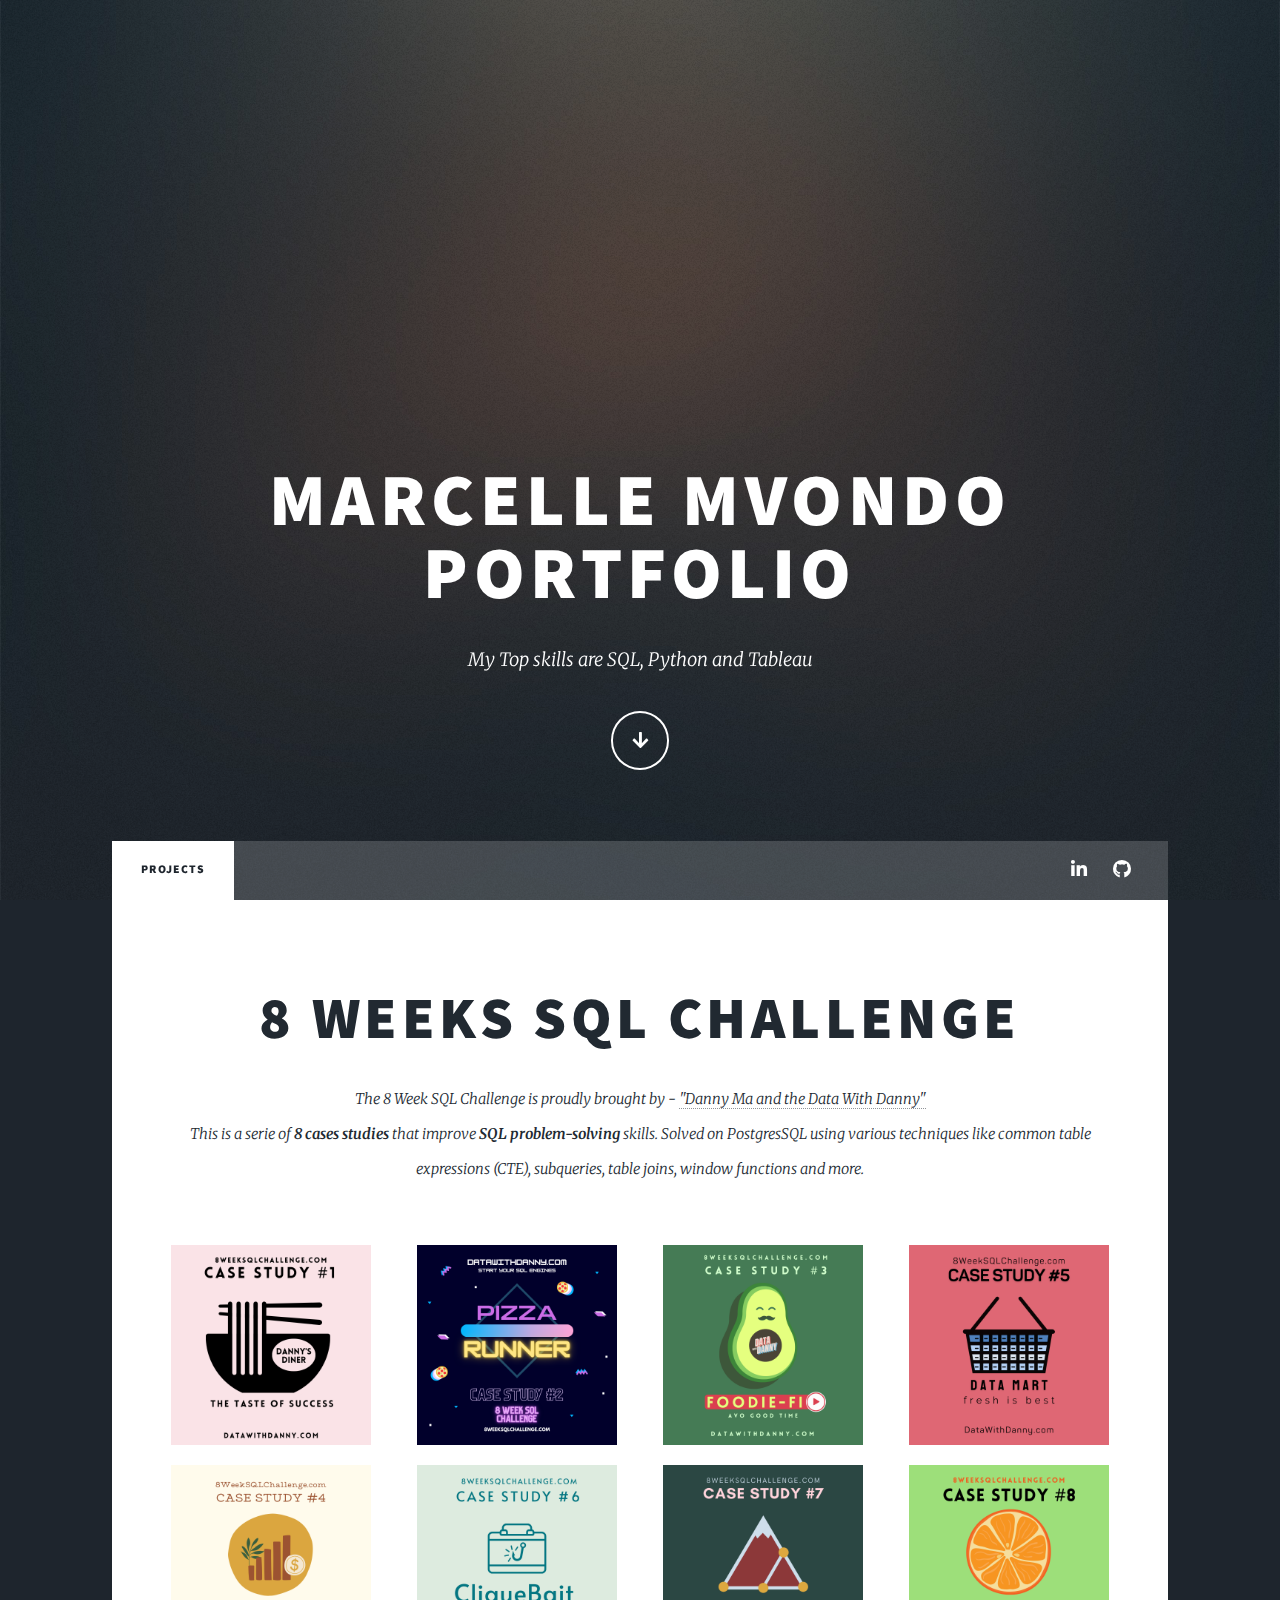
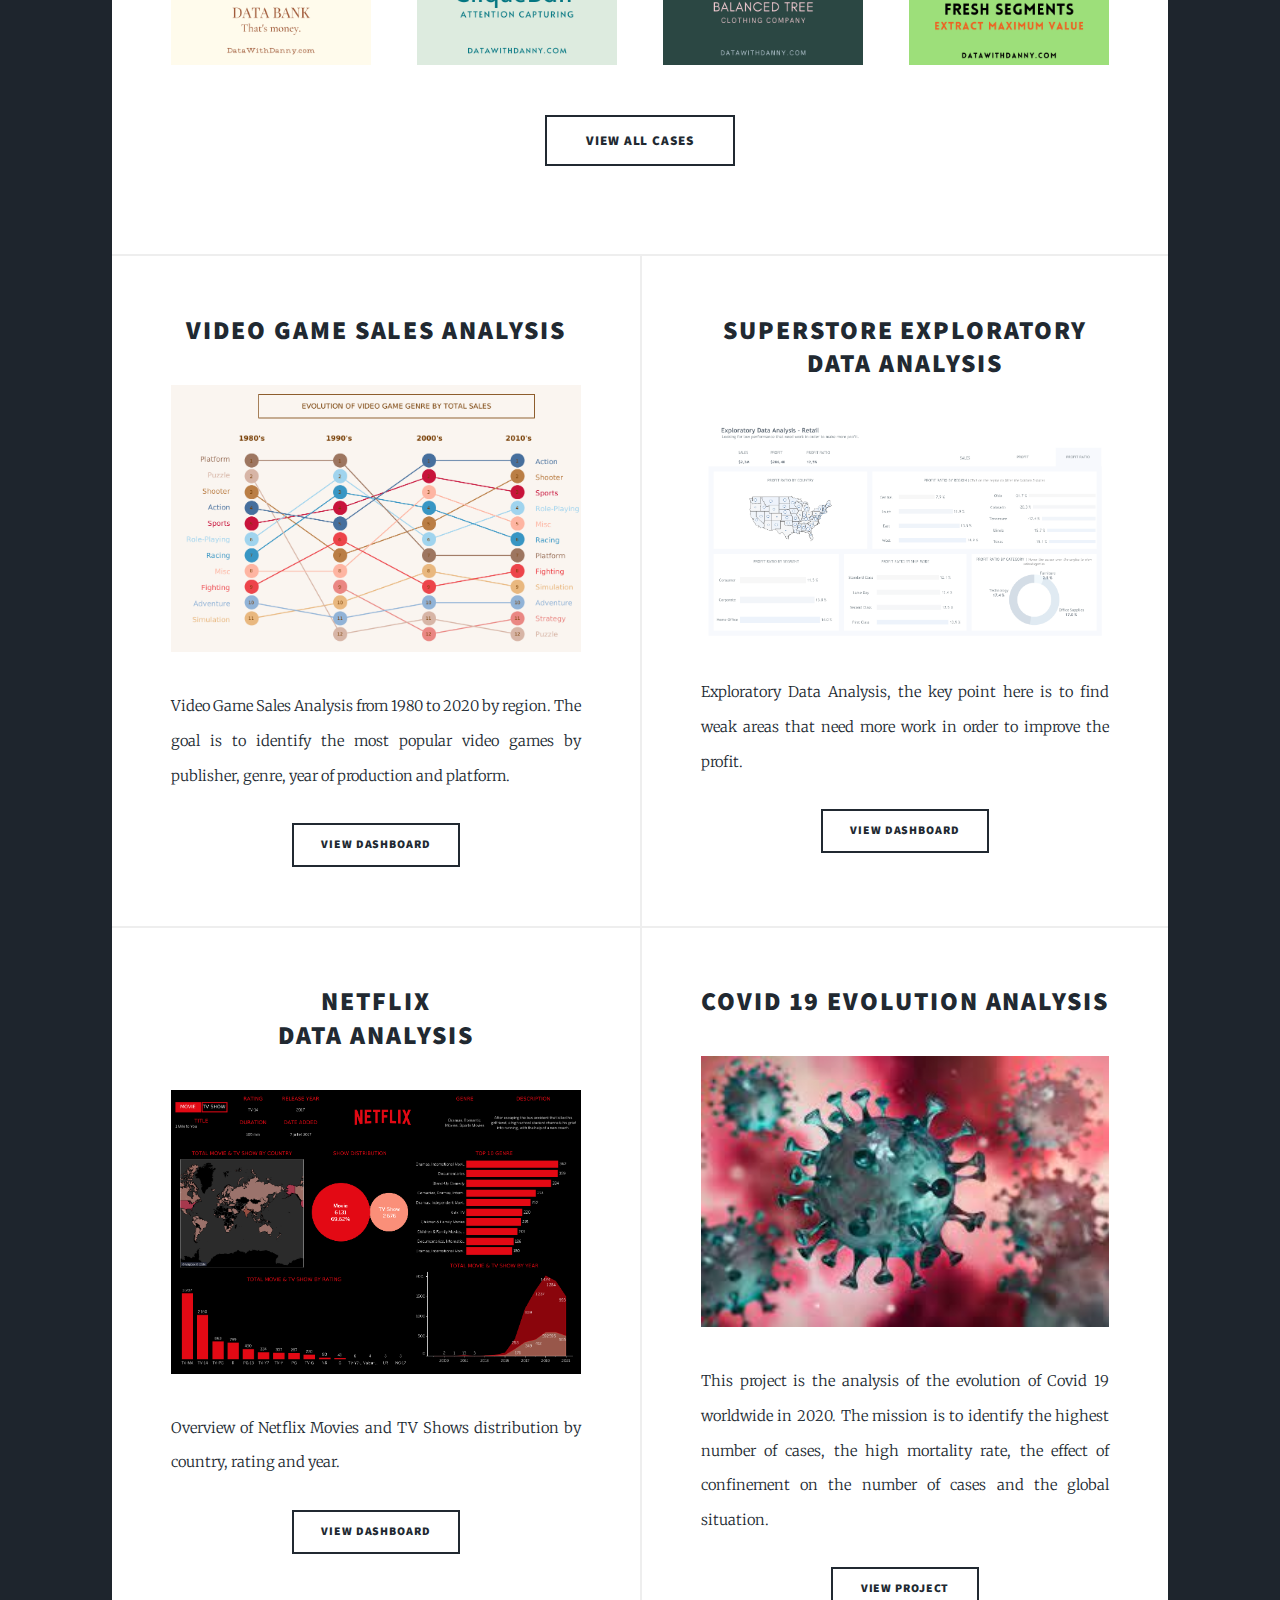
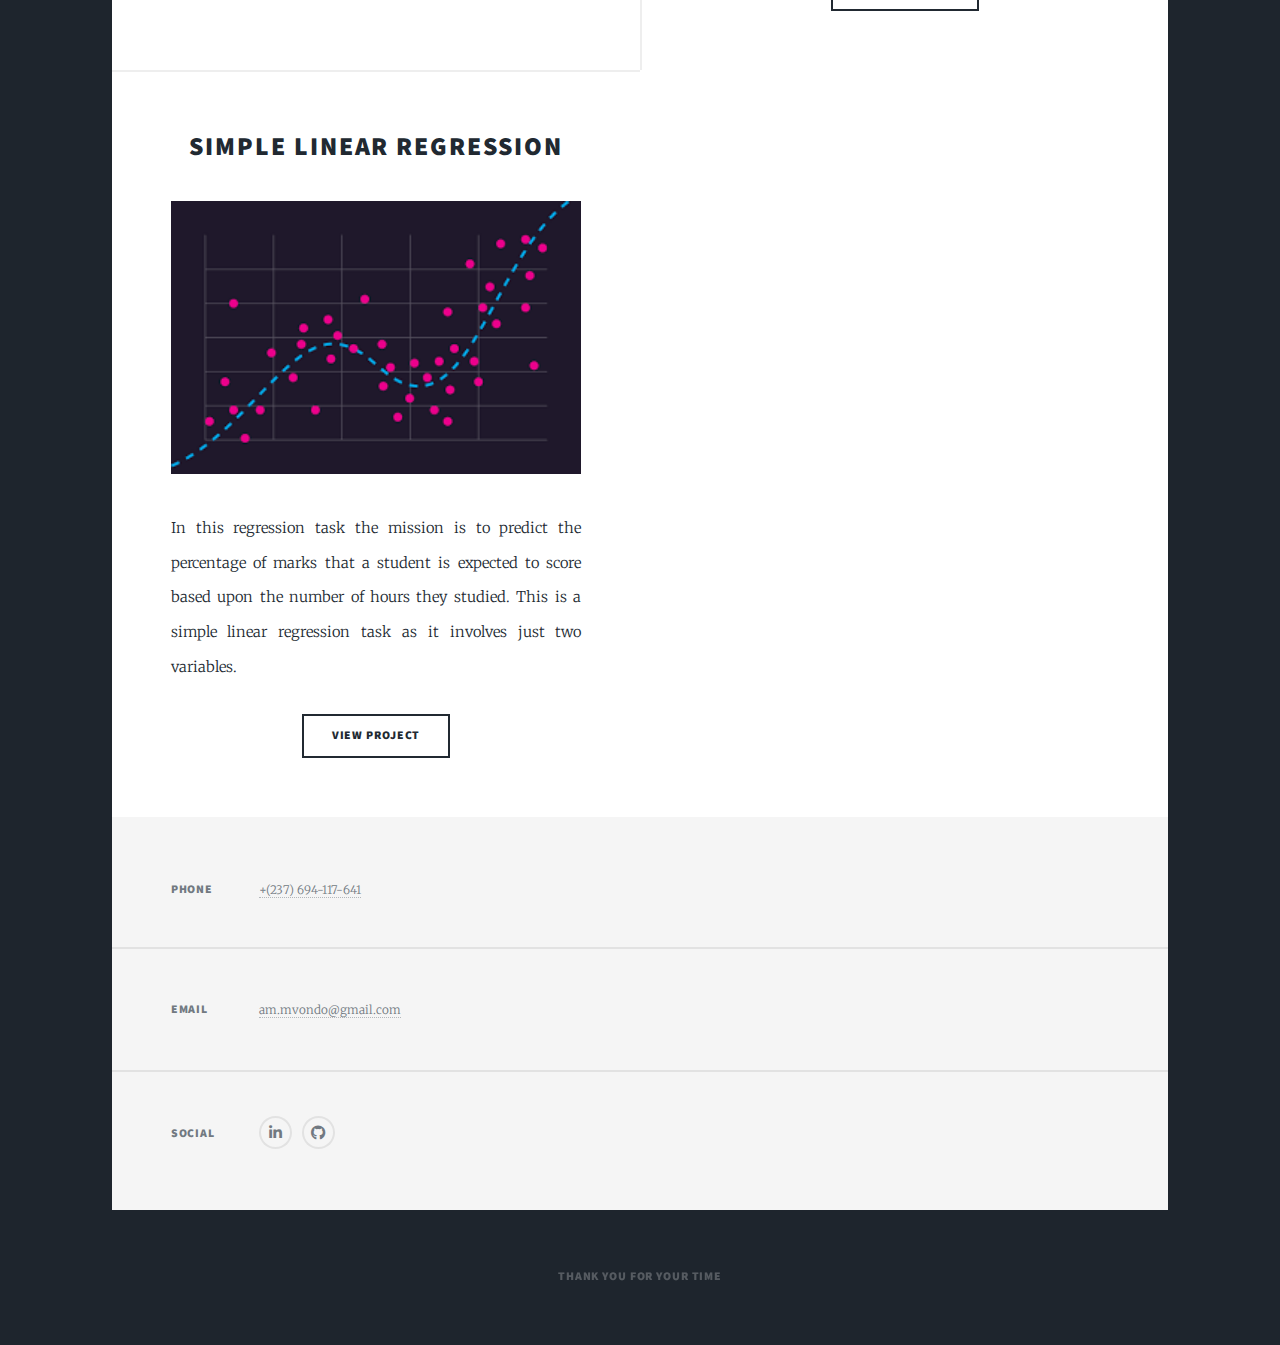
<file: index.html>
<!DOCTYPE HTML>

<html>
	<head>
		<title>Marcelle Mvondo Portfolio</title>
		<meta charset="utf-8" />
		<meta name="viewport" content="width=device-width, initial-scale=1, user-scalable=no" />
		<link rel="stylesheet" href="assets/css/main.css" />
		<noscript><link rel="stylesheet" href="assets/css/noscript.css" /></noscript>
	</head>
	<body class="is-preload">

		<!-- Wrapper -->
			<div id="wrapper" class="fade-in">

				<!-- Intro -->
					<div id="intro">
						<h1>Marcelle Mvondo Portfolio<br />
						</h1>
						<p> My Top skills are SQL, Python and Tableau
						<ul class="actions">
							<li><a href="#header" class="button icon solid solo fa-arrow-down scrolly">Continue</a></li>
						</ul>
					</div>

				<!-- Header -->
					<header id="header">
						<a href="index.html" class="logo"> Marcelle Mvondo</a>
					</header>

				<!-- Nav -->
					<nav id="nav">
						<ul class="links">
							<li class="active"><a href="index.html">Projects</a></li>
							<!-- <li><a href="generic.html">Resume</a></li> -->
						</ul>
						<ul class="icons">
							<li><a href="https://www.linkedin.com/in/marcelle-mvondo/" target= "_blank" class="icon brands fa-linkedin-in"><span class="label">LinkedIn</span></a></li>
							<li><a href="https://github.com/MarcelleMvondo" target= "_blank" class="icon brands fa-github"><span class="label">GitHub</span></a></li>

						</ul>
					</nav>

				<!-- Main -->
					<div id="main">

						<!-- Featured Post -->
							<article class="post featured">
								<header class="major">
									
									<h2><a href="https://github.com/MarcelleMvondo/8-Weeks-SQL-Challenge" target= "_blank">8 Weeks SQL Challenge<br />
									</a></h2>
									<p>The 8 Week SQL Challenge is proudly brought by - 
										<a href="https://www.datawithdanny.com/">"Danny Ma and the Data With Danny"</a><br />
					 
									This is a serie of <b>8 cases studies</b>  that improve <b>SQL problem-solving</b>  skills. 
									 Solved on PostgresSQL using various techniques like common table expressions (CTE), subqueries, table joins, window functions and more.
								</header>
								<div class="main sql_challenge">
									<a href="https://github.com/MarcelleMvondo/8-Weeks-SQL-Challenge/tree/main/Case%20Study%20%231%20-%20Danny's%20Diner" target= "_blank" class="image"><img src="images/1.png" alt="" /></a>
									<a href="https://github.com/MarcelleMvondo/8-Weeks-SQL-Challenge/tree/main/Case%20Study%20%232%20-%20Pizza%20Runner" target= "_blank" class="image"><img src="images/2.png" alt="" /></a>
									<a href="https://github.com/MarcelleMvondo/8-Weeks-SQL-Challenge/tree/main/Case%20Study%20%233%20-%20Foodie-Fi" target= "_blank" class="image"><img src="images/3.png" alt="" /></a>
									<a href="https://github.com/MarcelleMvondo/8-Weeks-SQL-Challenge/tree/main/Case%20Study%20%234%20-%20Data%20Bank" target= "_blank" class="image"><img src="images/5.png" alt="" /></a>
									<a href="https://github.com/MarcelleMvondo/8-Weeks-SQL-Challenge/tree/main/Case%20Study%20%235%20-%20Data%20Mart" target= "_blank" class="image"><img src="images/4.png" alt="" /></a>
									<a href="https://github.com/MarcelleMvondo/8-Weeks-SQL-Challenge/tree/main/Case%20Study%20%236%20-%20Clique%20Bait" target= "_blank" class="image"><img src="images/6.png" alt="" /></a>
									<a href="https://github.com/MarcelleMvondo/8-Weeks-SQL-Challenge/tree/main/Case%20Study%20%237%20-%20Balanced%20Tree%20Clothing%20Co" target= "_blank" class="image"><img src="images/7.png" alt="" /></a>
									<a href="https://github.com/MarcelleMvondo/8-Weeks-SQL-Challenge/tree/main/Case%20Study%20%238%20-%20Fresh%20Segments" target= "_blank" class="image"><img src="images/8.png" alt="" /></a>
								</div>
								
								<ul class="actions special">
									<li><a href="https://github.com/MarcelleMvondo/8-Weeks-SQL-Challenge/" target= "_blank" class="button large">View all cases</a></li>
								</ul>
							</article>

						<!-- Posts -->
							<section class="posts">
								<article>
									<header>
										
										<h2><a href="https://public.tableau.com/app/profile/marcelle.mvondo/viz/VideoGameSalesAnalysis_16837430933630/VideoGameSalesAnalysis" target= "_blank">VIDEO GAME SALES ANALYSIS</a></h2>
									</header>
									<a href="https://public.tableau.com/app/profile/marcelle.mvondo/viz/VideoGameSalesAnalysis_16837430933630/VideoGameSalesAnalysis" target= "_blank" class="image fit"><img src="images/vg.png" alt="" /></a>
									<p>Video Game Sales Analysis from 1980 to 2020 by region. The goal is to identify the most popular video games by publisher, genre, year of production and platform.
									</p>
									<ul class="actions special">
										<li><a href="https://public.tableau.com/app/profile/marcelle.mvondo/viz/VideoGameSalesAnalysis_16837430933630/VideoGameSalesAnalysis" target= "_blank" class="button">View Dashboard</a></li>
									</ul>
								</article>
								<article>	
									<header>
										
										<h2><a href="https://public.tableau.com/app/profile/marcelle.mvondo/viz/ExploratoryDataAnalysis-Retail_16768313277370/Dashboard" target= "_blank">Superstore Exploratory <br />
											 Data Analysis</a></h2>
									</header>
									<a href="https://public.tableau.com/app/profile/marcelle.mvondo/viz/ExploratoryDataAnalysis-Retail_16768313277370/Dashboard" class="image fit" target= "_blank"><img src="images/Dashboard.png" alt="" /></a>
									<p>Exploratory Data Analysis, the key point here is to find weak areas that need more work in order to improve the profit.     </p>
									<ul class="actions special">
										<li><a href="https://public.tableau.com/app/profile/marcelle.mvondo/viz/ExploratoryDataAnalysis-Retail_16768313277370/Dashboard" target= "_blank" class="button">View Dashboard</a></li>
									</ul>
								</article>
								<article>
									<header>
										
										<h2><a href="https://public.tableau.com/app/profile/marcelle.mvondo/viz/NetflixDashboard_16804337814880/Netflix" target= "_blank">Netflix <br />
											Data Analysis </a></h2>
									</header>
									<a href="https://public.tableau.com/app/profile/marcelle.mvondo/viz/NetflixDashboard_16804337814880/Netflix" class="image fit" target= "_blank"><img src="images/Netflix.png" alt="" /></a>
									<p>Overview of Netflix Movies and TV Shows distribution by country, rating and year.</p>
									<ul class="actions special">
										<li><a href="https://public.tableau.com/app/profile/marcelle.mvondo/viz/NetflixDashboard_16804337814880/Netflix" class="button" target= "_blank">View Dashboard</a></li>
									</ul>
								</article>
								<article>
									<header>
										
										<h2><a href="https://github.com/MarcelleMvondo/Covid19-evolution-analysis">Covid 19 Evolution Analysis<br />
										</a></h2>
									</header>
									<a href="https://github.com/MarcelleMvondo/Covid19-evolution-analysis" class="image fit"><img src="images/cov.jpg" alt="" /></a>
									<p>This project is the analysis of the evolution of Covid 19 worldwide in 2020. The mission is to identify the highest number of cases,  
										the high mortality rate, the effect of confinement on the number of cases and the global situation.
									</p>
									<ul class="actions special">
										<li><a href="https://github.com/MarcelleMvondo/Covid19-evolution-analysis" class="button">View Project</a></li>
									</ul>
								</article>
								<article>
									<header>
										
										<h2><a href="https://github.com/MarcelleMvondo/Linear-Regression" target= "_blank">Simple Linear Regression<br /></a>
										</h2>
									</header>
									<a href="https://github.com/MarcelleMvondo/Linear-Regression" target= "_blank" class="image fit"><img src="images/Linear reg.png" alt="" /></a>
									<p>In this regression task the mission is to predict the percentage of marks that a student is expected to score based upon the number of hours they studied. This is a simple linear regression task as it involves just two variables.</p>
									<ul class="actions special">
										<li><a href="https://github.com/MarcelleMvondo/Linear-Regression" target= "_blank" class="button">View Project</a></li>
									</ul>
								</article>
								<!-- <article>
									<header>
										
										<h2><a href="#">Ante mattis<br />
										interdum dolor</a></h2>
									</header>
									<a href="#" class="image fit"><img src="images/pic04.jpg" alt="" /></a>
									<p>Donec eget ex magna. Interdum et malesuada fames ac ante ipsum primis in faucibus. Pellentesque venenatis dolor imperdiet dolor mattis sagittis magna etiam.</p>
									<ul class="actions special">
										<li><a href="#" class="button">View Project</a></li>
									</ul>
								</article>
								<article>
									<header>
										
										<h2><a href="#">Odio magna<br />
										sed consectetur</a></h2>
									</header>
									<a href="#" class="image fit"><img src="images/pic06.jpg" alt="" /></a>
									<p>Donec eget ex magna. Interdum et malesuada fames ac ante ipsum primis in faucibus. Pellentesque venenatis dolor imperdiet dolor mattis sagittis magna etiam.</p>
									<ul class="actions special">
										<li><a href="#" class="button">View Project</a></li>
									</ul>
								</article>
								<article>
									<header>
										
										<h2><a href="#">Augue lorem<br />
										primis vestibulum</a></h2>
									</header>
									<a href="#" class="image fit"><img src="images/pic07.jpg" alt="" /></a>
									<p>Donec eget ex magna. Interdum et malesuada fames ac ante ipsum primis in faucibus. Pellentesque venenatis dolor imperdiet dolor mattis sagittis magna etiam.</p>
									<ul class="actions special">
										<li><a href="#" class="button">View Project</a></li>
									</ul>
								</article> -->
							</section>



					</div>

				<!-- Footer -->
					<footer id="footer">
						<section class="split contact">
							<!-- <section class="alt">
								<h3>Address</h3>
								<p>Douala, Cameroon</p>
								
							</section> -->
							<section>
								<h3>Phone</h3>
								<p><a href="">+(237) 694-117-641</a></p>
							</section>
							<section>
								<h3>Email</h3>
								<p><a href="">am.mvondo@gmail.com</a></p>
							</section>
							<section>
								<h3>Social</h3>
								<ul class="icons alt">
									<li><a href="https://www.linkedin.com/in/marcelle-mvondo/" target= "_blank" class="icon brands fa-linkedin-in"><span class="label">LinkedIn</span></a></li>
							        <li><a href="https://github.com/MarcelleMvondo" target= "_blank" class="icon brands fa-github"><span class="label">GitHub</span></a></li>
									
								</ul>
							</section>
						</section>
					</footer>

				<!-- Copyright -->
					<div id="copyright">
						<ul><li>THANK YOU FOR YOUR TIME</li></ul>
					</div>

			</div>

		<!-- Scripts -->
			<script src="assets/js/jquery.min.js"></script>
			<script src="assets/js/jquery.scrollex.min.js"></script>
			<script src="assets/js/jquery.scrolly.min.js"></script>
			<script src="assets/js/browser.min.js"></script>
			<script src="assets/js/breakpoints.min.js"></script>
			<script src="assets/js/util.js"></script>
			<script src="assets/js/main.js"></script>

	</body>
</html>
</file>
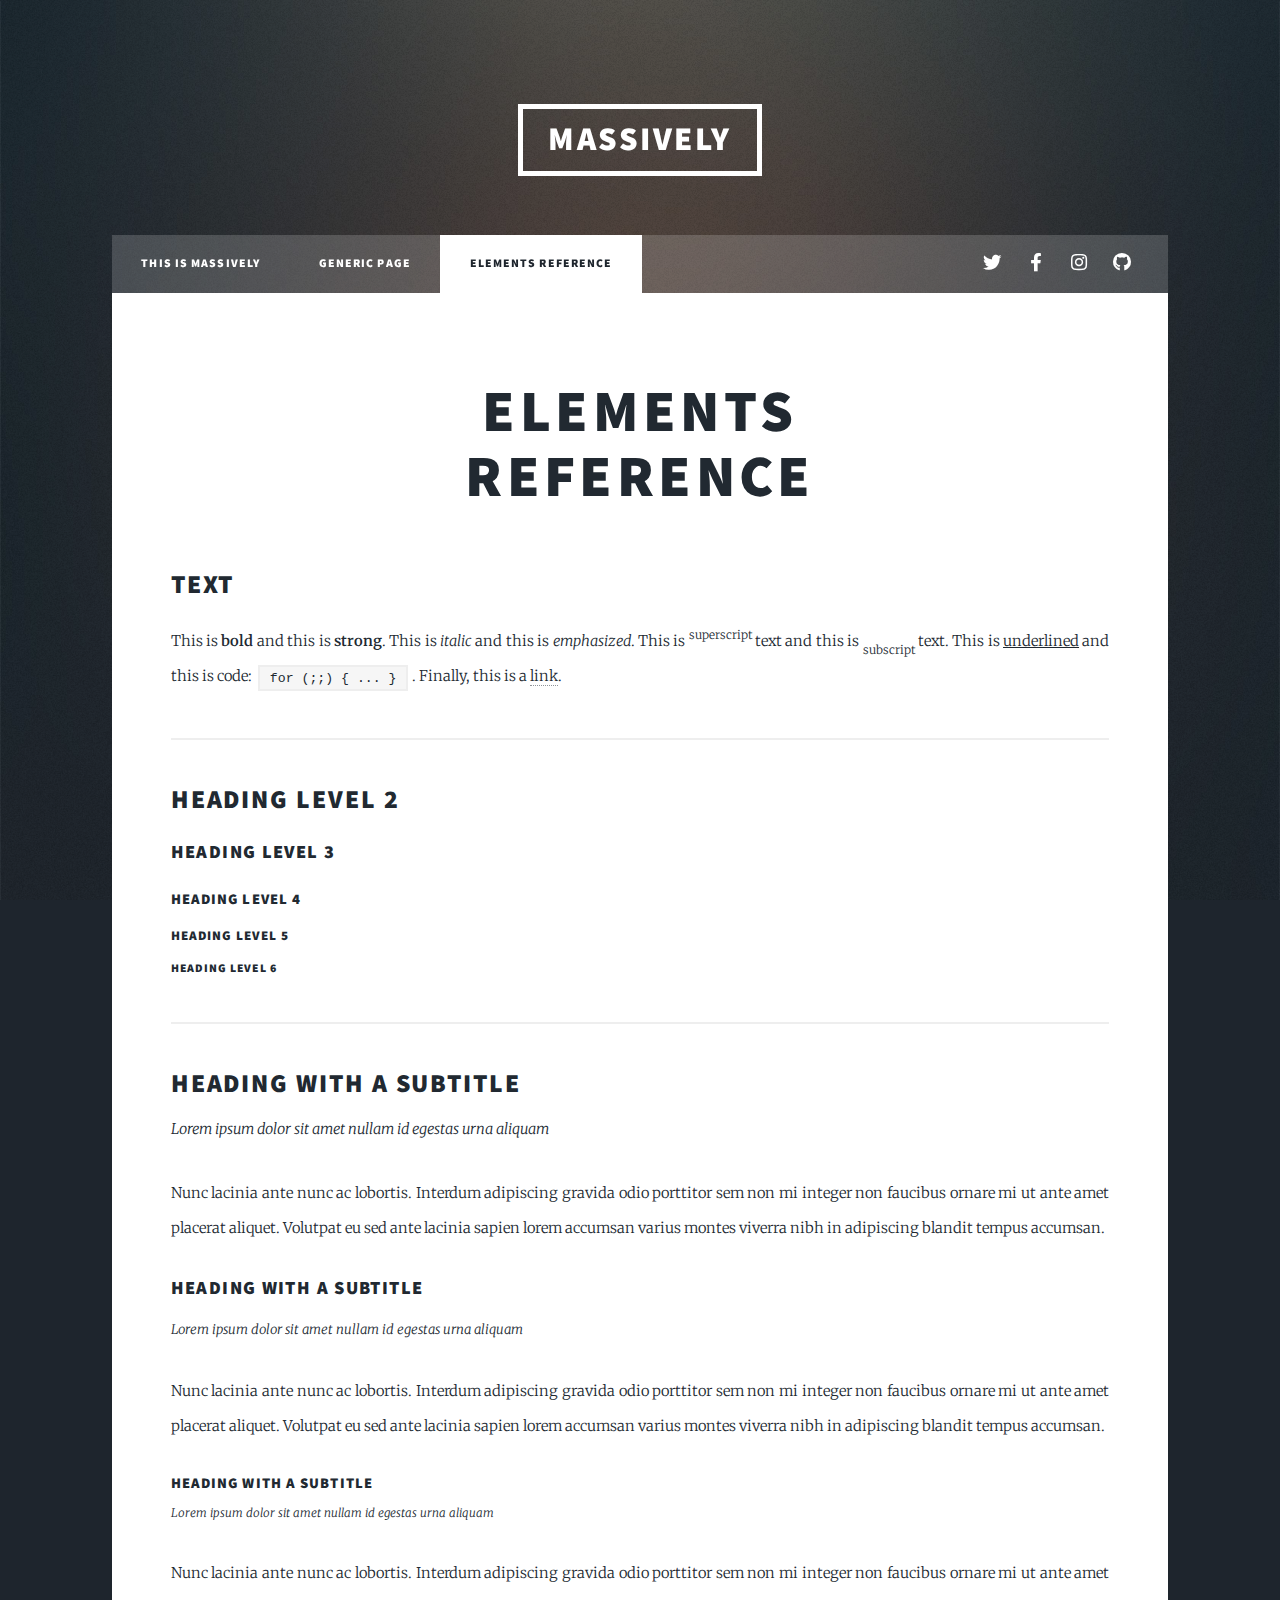
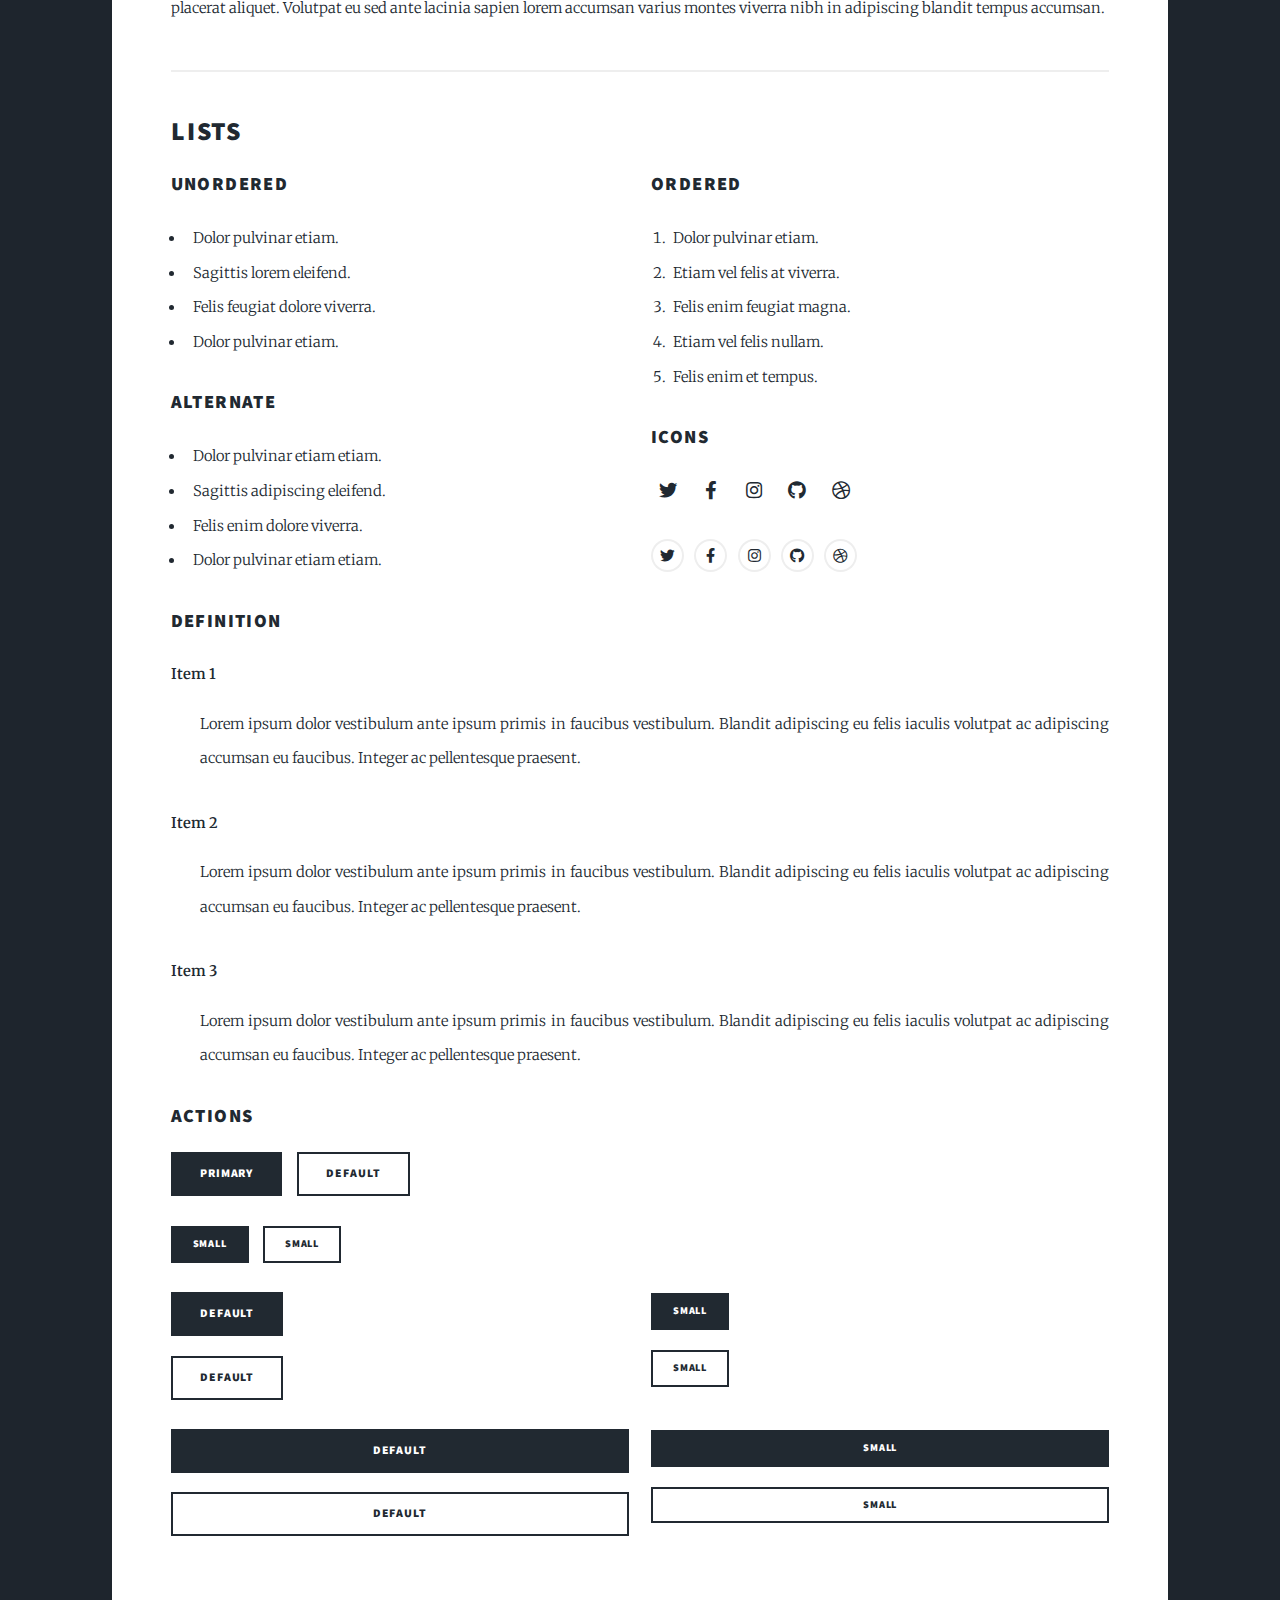
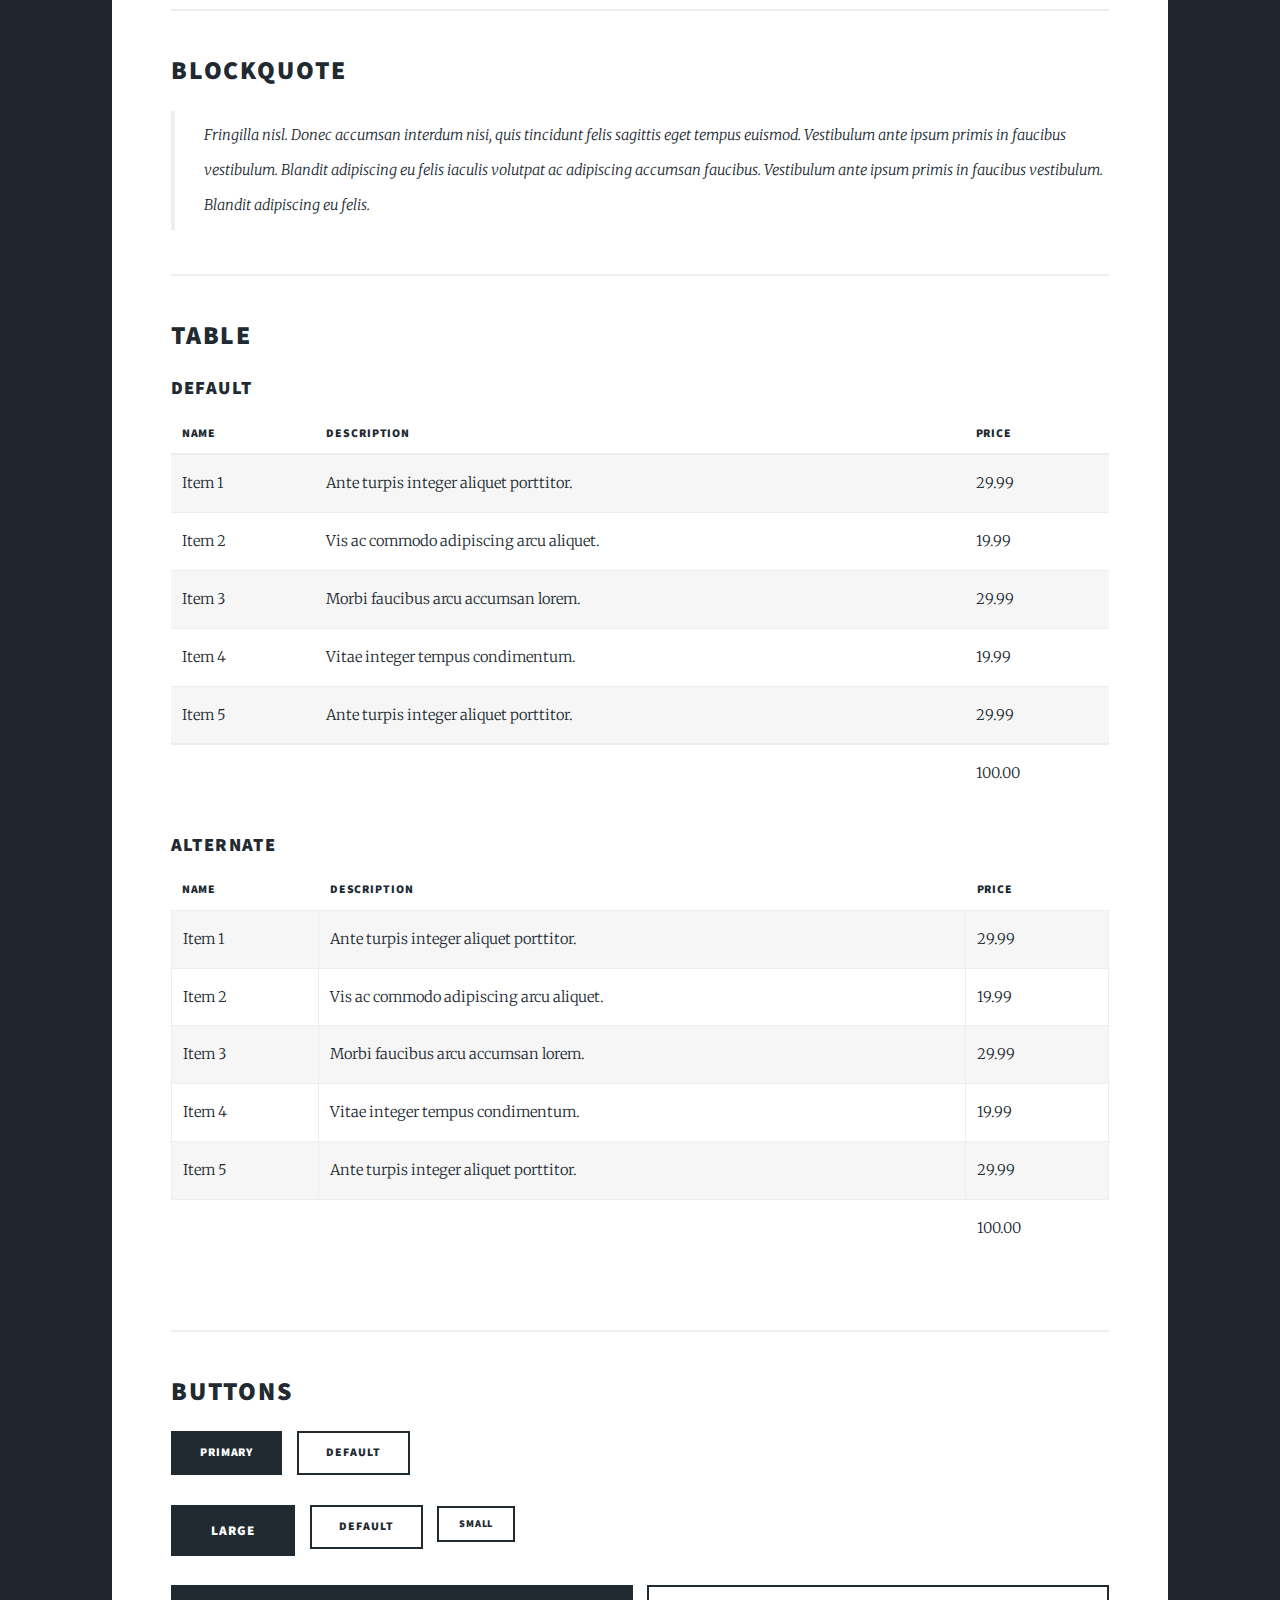
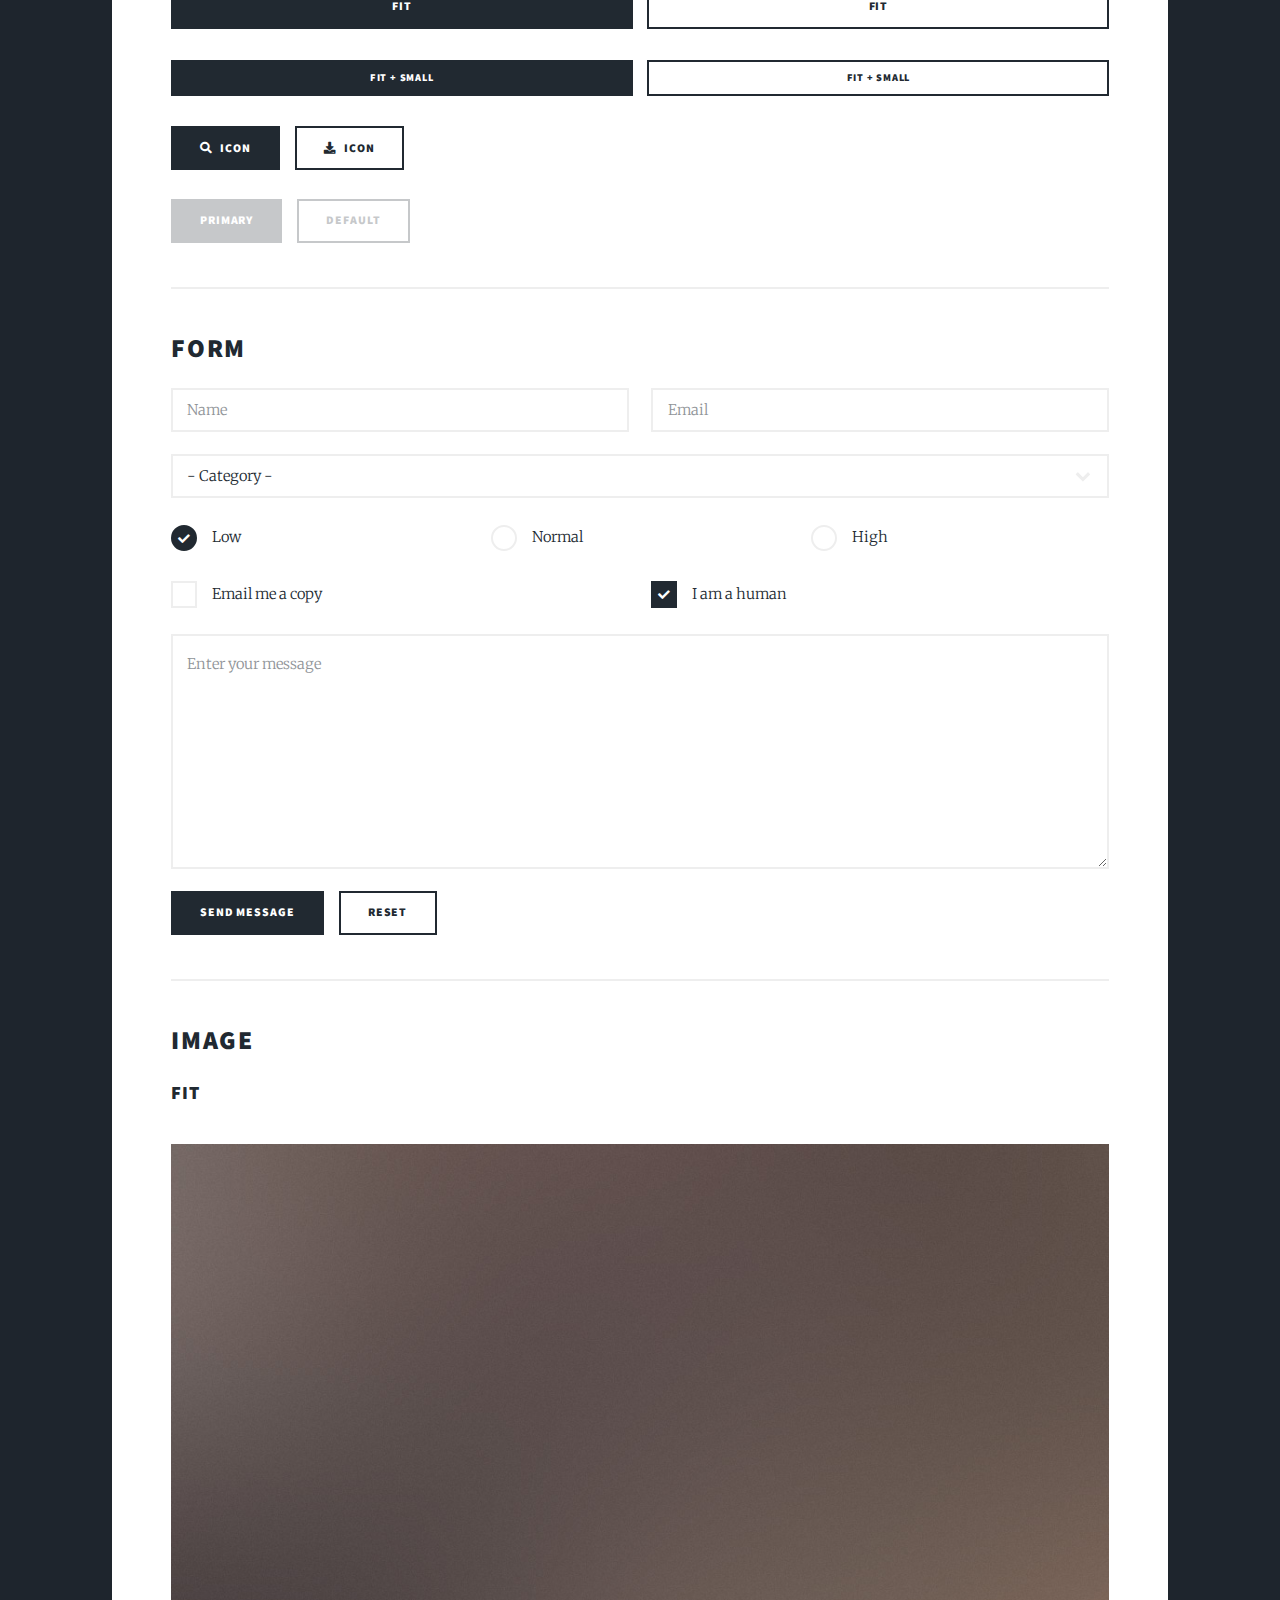
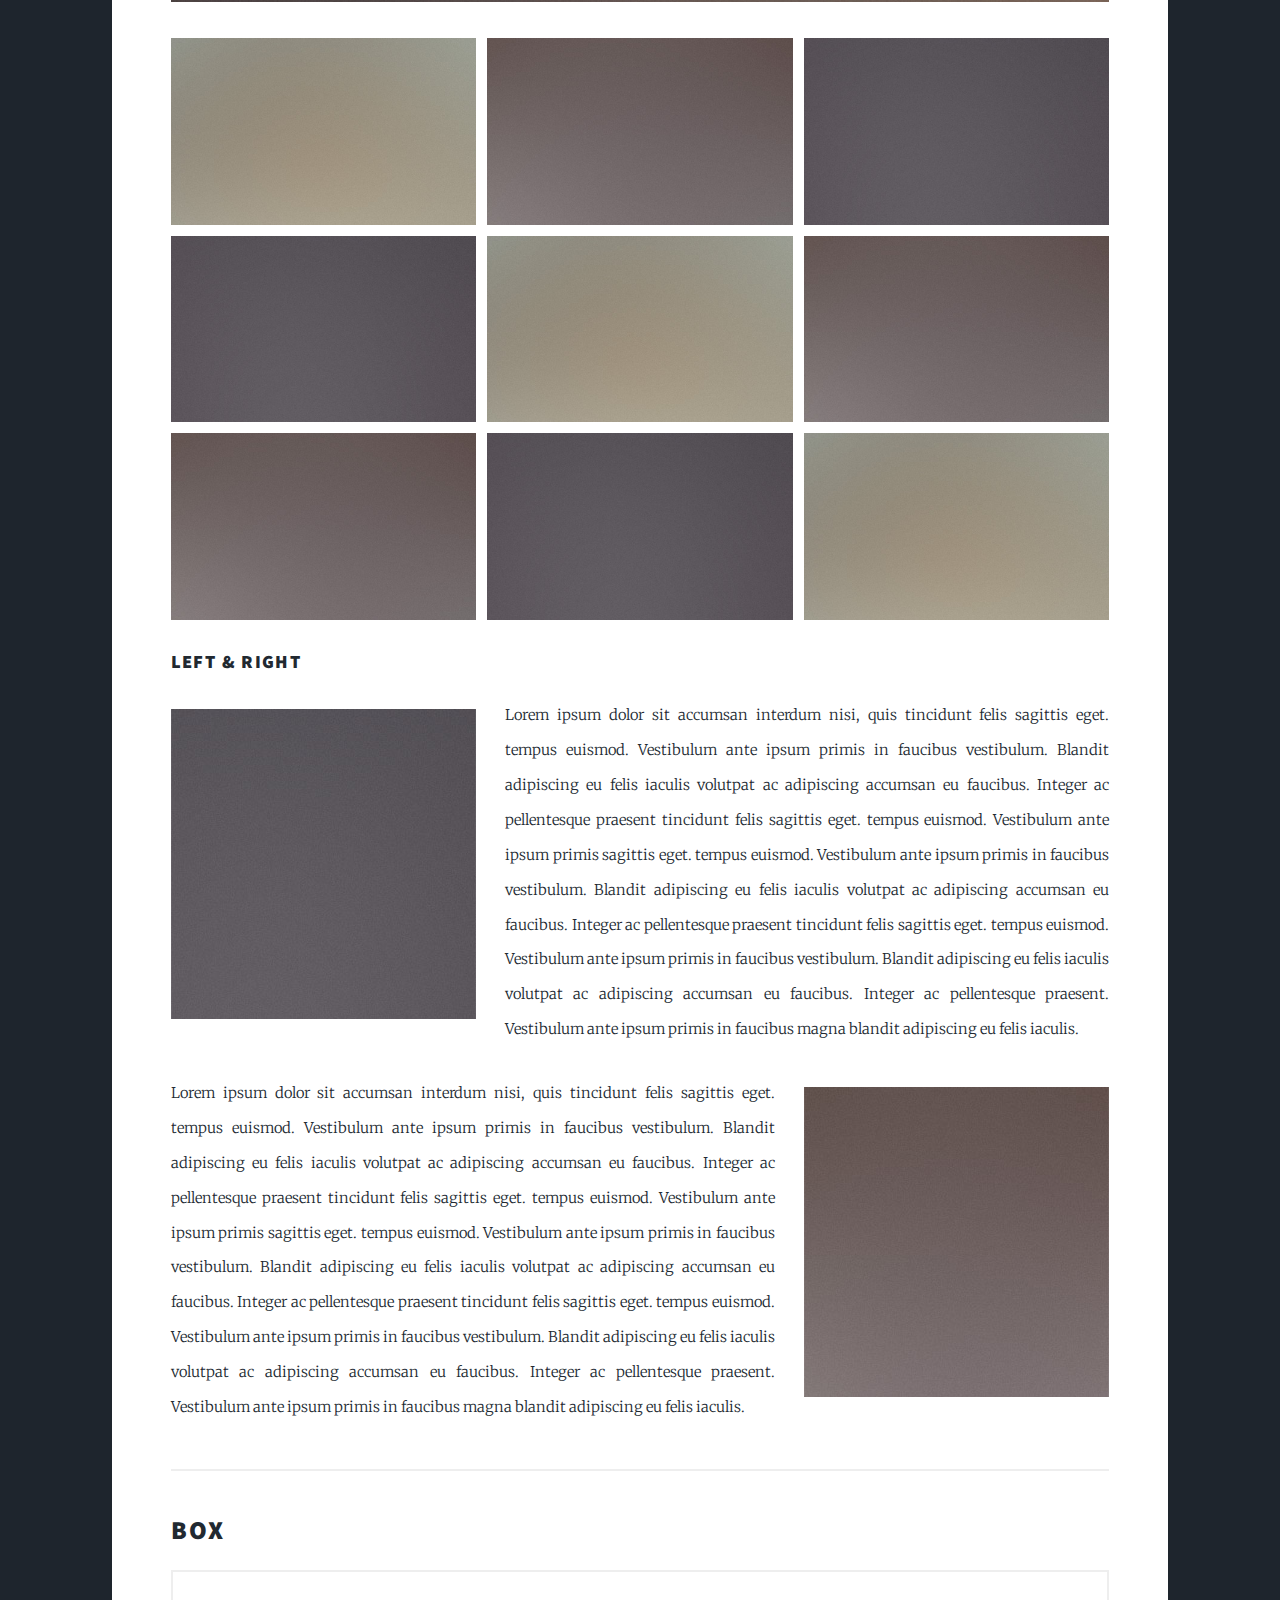
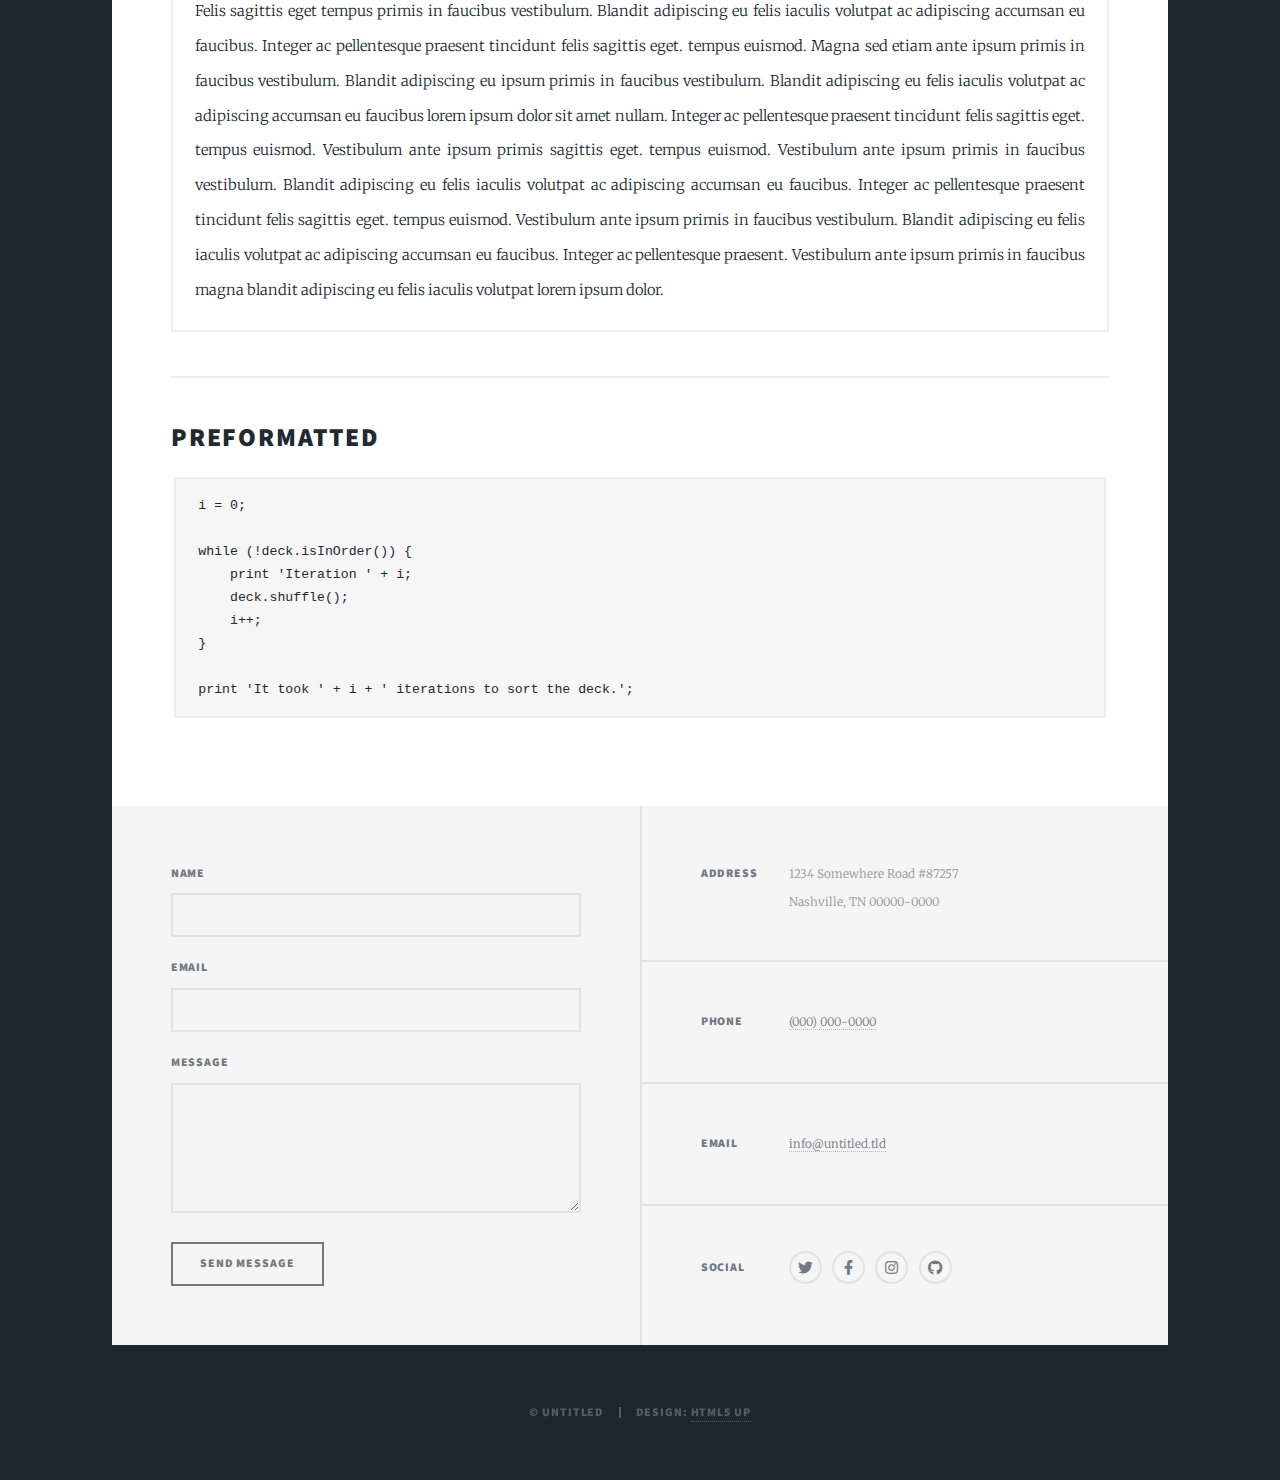
<file: elements.html>
<!DOCTYPE HTML>
<!--
	Massively by HTML5 UP
	html5up.net | @ajlkn
	Free for personal and commercial use under the CCA 3.0 license (html5up.net/license)
-->
<html>
	<head>
		<title>Elements Reference - Massively by HTML5 UP</title>
		<meta charset="utf-8" />
		<meta name="viewport" content="width=device-width, initial-scale=1, user-scalable=no" />
		<link rel="stylesheet" href="assets/css/main.css" />
		<noscript><link rel="stylesheet" href="assets/css/noscript.css" /></noscript>
	</head>
	<body class="is-preload">

		<!-- Wrapper -->
			<div id="wrapper">

				<!-- Header -->
					<header id="header">
						<a href="index.html" class="logo">Massively</a>
					</header>

				<!-- Nav -->
					<nav id="nav">
						<ul class="links">
							<li><a href="index.html">This is Massively</a></li>
							<li><a href="generic.html">Generic Page</a></li>
							<li class="active"><a href="elements.html">Elements Reference</a></li>
						</ul>
						<ul class="icons">
							<li><a href="#" class="icon brands fa-twitter"><span class="label">Twitter</span></a></li>
							<li><a href="#" class="icon brands fa-facebook-f"><span class="label">Facebook</span></a></li>
							<li><a href="#" class="icon brands fa-instagram"><span class="label">Instagram</span></a></li>
							<li><a href="#" class="icon brands fa-github"><span class="label">GitHub</span></a></li>
						</ul>
					</nav>

				<!-- Main -->
					<div id="main">

						<!-- Post -->
							<section class="post">
								<header class="major">
									<h1>Elements<br />
									Reference</h1>
								</header>

								<!-- Text stuff -->
									<h2>Text</h2>
									<p>This is <b>bold</b> and this is <strong>strong</strong>. This is <i>italic</i> and this is <em>emphasized</em>.
									This is <sup>superscript</sup> text and this is <sub>subscript</sub> text.
									This is <u>underlined</u> and this is code: <code>for (;;) { ... }</code>.
									Finally, this is a <a href="#">link</a>.</p>
									<hr />
									<h2>Heading Level 2</h2>
									<h3>Heading Level 3</h3>
									<h4>Heading Level 4</h4>
									<h5>Heading Level 5</h5>
									<h6>Heading Level 6</h6>
									<hr />
									<header>
										<h2>Heading with a Subtitle</h2>
										<p>Lorem ipsum dolor sit amet nullam id egestas urna aliquam</p>
									</header>
									<p>Nunc lacinia ante nunc ac lobortis. Interdum adipiscing gravida odio porttitor sem non mi integer non faucibus ornare mi ut ante amet placerat aliquet. Volutpat eu sed ante lacinia sapien lorem accumsan varius montes viverra nibh in adipiscing blandit tempus accumsan.</p>
									<header>
										<h3>Heading with a Subtitle</h3>
										<p>Lorem ipsum dolor sit amet nullam id egestas urna aliquam</p>
									</header>
									<p>Nunc lacinia ante nunc ac lobortis. Interdum adipiscing gravida odio porttitor sem non mi integer non faucibus ornare mi ut ante amet placerat aliquet. Volutpat eu sed ante lacinia sapien lorem accumsan varius montes viverra nibh in adipiscing blandit tempus accumsan.</p>
									<header>
										<h4>Heading with a Subtitle</h4>
										<p>Lorem ipsum dolor sit amet nullam id egestas urna aliquam</p>
									</header>
									<p>Nunc lacinia ante nunc ac lobortis. Interdum adipiscing gravida odio porttitor sem non mi integer non faucibus ornare mi ut ante amet placerat aliquet. Volutpat eu sed ante lacinia sapien lorem accumsan varius montes viverra nibh in adipiscing blandit tempus accumsan.</p>

									<hr />

								<!-- Lists -->
									<h2>Lists</h2>
									<div class="row">
										<div class="col-6 col-12-small">

											<h3>Unordered</h3>
											<ul>
												<li>Dolor pulvinar etiam.</li>
												<li>Sagittis lorem eleifend.</li>
												<li>Felis feugiat dolore viverra.</li>
												<li>Dolor pulvinar etiam.</li>
											</ul>

											<h3>Alternate</h3>
											<ul class="alt">
												<li>Dolor pulvinar etiam etiam.</li>
												<li>Sagittis adipiscing eleifend.</li>
												<li>Felis enim dolore viverra.</li>
												<li>Dolor pulvinar etiam etiam.</li>
											</ul>

										</div>
										<div class="col-6 col-12-small">

											<h3>Ordered</h3>
											<ol>
												<li>Dolor pulvinar etiam.</li>
												<li>Etiam vel felis at viverra.</li>
												<li>Felis enim feugiat magna.</li>
												<li>Etiam vel felis nullam.</li>
												<li>Felis enim et tempus.</li>
											</ol>

											<h3>Icons</h3>
											<ul class="icons">
												<li><a href="#" class="icon brands fa-twitter"><span class="label">Twitter</span></a></li>
												<li><a href="#" class="icon brands fa-facebook-f"><span class="label">Facebook</span></a></li>
												<li><a href="#" class="icon brands fa-instagram"><span class="label">Instagram</span></a></li>
												<li><a href="#" class="icon brands fa-github"><span class="label">Github</span></a></li>
												<li><a href="#" class="icon brands fa-dribbble"><span class="label">Dribbble</span></a></li>
											</ul>
											<ul class="icons alt">
												<li><a href="#" class="icon brands alt fa-twitter"><span class="label">Twitter</span></a></li>
												<li><a href="#" class="icon brands alt fa-facebook-f"><span class="label">Facebook</span></a></li>
												<li><a href="#" class="icon brands alt fa-instagram"><span class="label">Instagram</span></a></li>
												<li><a href="#" class="icon brands alt fa-github"><span class="label">Github</span></a></li>
												<li><a href="#" class="icon brands alt fa-dribbble"><span class="label">Dribbble</span></a></li>
											</ul>

										</div>
									</div>
									<h3>Definition</h3>
									<dl>
										<dt>Item 1</dt>
										<dd>
											<p>Lorem ipsum dolor vestibulum ante ipsum primis in faucibus vestibulum. Blandit adipiscing eu felis iaculis volutpat ac adipiscing accumsan eu faucibus. Integer ac pellentesque praesent.</p>
										</dd>
										<dt>Item 2</dt>
										<dd>
											<p>Lorem ipsum dolor vestibulum ante ipsum primis in faucibus vestibulum. Blandit adipiscing eu felis iaculis volutpat ac adipiscing accumsan eu faucibus. Integer ac pellentesque praesent.</p>
										</dd>
										<dt>Item 3</dt>
										<dd>
											<p>Lorem ipsum dolor vestibulum ante ipsum primis in faucibus vestibulum. Blandit adipiscing eu felis iaculis volutpat ac adipiscing accumsan eu faucibus. Integer ac pellentesque praesent.</p>
										</dd>
									</dl>

									<h3>Actions</h3>
									<ul class="actions">
										<li><a href="#" class="button primary">Primary</a></li>
										<li><a href="#" class="button">Default</a></li>
									</ul>
									<ul class="actions small">
										<li><a href="#" class="button primary small">Small</a></li>
										<li><a href="#" class="button small">Small</a></li>
									</ul>
									<div class="row">
										<div class="col-6 col-12-small">
											<ul class="actions stacked">
												<li><a href="#" class="button primary">Default</a></li>
												<li><a href="#" class="button">Default</a></li>
											</ul>
										</div>
										<div class="col-6 col-12-small">
											<ul class="actions stacked">
												<li><a href="#" class="button primary small">Small</a></li>
												<li><a href="#" class="button small">Small</a></li>
											</ul>
										</div>
									</div>
									<div class="row">
										<div class="col-6 col-12-small">
											<ul class="actions stacked">
												<li><a href="#" class="button primary fit">Default</a></li>
												<li><a href="#" class="button fit">Default</a></li>
											</ul>
										</div>
										<div class="col-6 col-12-small">
											<ul class="actions stacked">
												<li><a href="#" class="button primary small fit">Small</a></li>
												<li><a href="#" class="button small fit">Small</a></li>
											</ul>
										</div>
									</div>

									<hr />

								<!-- Blockquote -->
									<h2>Blockquote</h2>
									<blockquote>Fringilla nisl. Donec accumsan interdum nisi, quis tincidunt felis sagittis eget tempus euismod. Vestibulum ante ipsum primis in faucibus vestibulum. Blandit adipiscing eu felis iaculis volutpat ac adipiscing accumsan faucibus. Vestibulum ante ipsum primis in faucibus vestibulum. Blandit adipiscing eu felis.</blockquote>

									<hr />

								<!-- Table -->
									<h2>Table</h2>

									<h3>Default</h3>
									<div class="table-wrapper">
										<table>
											<thead>
												<tr>
													<th>Name</th>
													<th>Description</th>
													<th>Price</th>
												</tr>
											</thead>
											<tbody>
												<tr>
													<td>Item 1</td>
													<td>Ante turpis integer aliquet porttitor.</td>
													<td>29.99</td>
												</tr>
												<tr>
													<td>Item 2</td>
													<td>Vis ac commodo adipiscing arcu aliquet.</td>
													<td>19.99</td>
												</tr>
												<tr>
													<td>Item 3</td>
													<td> Morbi faucibus arcu accumsan lorem.</td>
													<td>29.99</td>
												</tr>
												<tr>
													<td>Item 4</td>
													<td>Vitae integer tempus condimentum.</td>
													<td>19.99</td>
												</tr>
												<tr>
													<td>Item 5</td>
													<td>Ante turpis integer aliquet porttitor.</td>
													<td>29.99</td>
												</tr>
											</tbody>
											<tfoot>
												<tr>
													<td colspan="2"></td>
													<td>100.00</td>
												</tr>
											</tfoot>
										</table>
									</div>

									<h3>Alternate</h3>
									<div class="table-wrapper">
										<table class="alt">
											<thead>
												<tr>
													<th>Name</th>
													<th>Description</th>
													<th>Price</th>
												</tr>
											</thead>
											<tbody>
												<tr>
													<td>Item 1</td>
													<td>Ante turpis integer aliquet porttitor.</td>
													<td>29.99</td>
												</tr>
												<tr>
													<td>Item 2</td>
													<td>Vis ac commodo adipiscing arcu aliquet.</td>
													<td>19.99</td>
												</tr>
												<tr>
													<td>Item 3</td>
													<td> Morbi faucibus arcu accumsan lorem.</td>
													<td>29.99</td>
												</tr>
												<tr>
													<td>Item 4</td>
													<td>Vitae integer tempus condimentum.</td>
													<td>19.99</td>
												</tr>
												<tr>
													<td>Item 5</td>
													<td>Ante turpis integer aliquet porttitor.</td>
													<td>29.99</td>
												</tr>
											</tbody>
											<tfoot>
												<tr>
													<td colspan="2"></td>
													<td>100.00</td>
												</tr>
											</tfoot>
										</table>
									</div>

									<hr />

								<!-- Buttons -->
									<h2>Buttons</h2>
									<ul class="actions">
										<li><a href="#" class="button primary">Primary</a></li>
										<li><a href="#" class="button">Default</a></li>
									</ul>
									<ul class="actions">
										<li><a href="#" class="button primary large">Large</a></li>
										<li><a href="#" class="button">Default</a></li>
										<li><a href="#" class="button small">Small</a></li>
									</ul>
									<ul class="actions fit">
										<li><a href="#" class="button primary fit">Fit</a></li>
										<li><a href="#" class="button fit">Fit</a></li>
									</ul>
									<ul class="actions fit small">
										<li><a href="#" class="button primary fit small">Fit + Small</a></li>
										<li><a href="#" class="button fit small">Fit + Small</a></li>
									</ul>
									<ul class="actions">
										<li><a href="#" class="button primary icon solid fa-search">Icon</a></li>
										<li><a href="#" class="button icon solid fa-download">Icon</a></li>
									</ul>
									<ul class="actions">
										<li><span class="button primary disabled">Primary</span></li>
										<li><span class="button disabled">Default</span></li>
									</ul>

									<hr />

								<!-- Form -->
									<h2>Form</h2>

									<form method="post" action="#">
										<div class="row gtr-uniform">
											<div class="col-6 col-12-xsmall">
												<input type="text" name="demo-name" id="demo-name" value="" placeholder="Name" />
											</div>
											<div class="col-6 col-12-xsmall">
												<input type="email" name="demo-email" id="demo-email" value="" placeholder="Email" />
											</div>
											<!-- Break -->
											<div class="col-12">
												<select name="demo-category" id="demo-category">
													<option value="">- Category -</option>
													<option value="1">Manufacturing</option>
													<option value="1">Shipping</option>
													<option value="1">Administration</option>
													<option value="1">Human Resources</option>
												</select>
											</div>
											<!-- Break -->
											<div class="col-4 col-12-small">
												<input type="radio" id="demo-priority-low" name="demo-priority" checked>
												<label for="demo-priority-low">Low</label>
											</div>
											<div class="col-4 col-12-small">
												<input type="radio" id="demo-priority-normal" name="demo-priority">
												<label for="demo-priority-normal">Normal</label>
											</div>
											<div class="col-4 col-12-small">
												<input type="radio" id="demo-priority-high" name="demo-priority">
												<label for="demo-priority-high">High</label>
											</div>
											<!-- Break -->
											<div class="col-6 col-12-small">
												<input type="checkbox" id="demo-copy" name="demo-copy">
												<label for="demo-copy">Email me a copy</label>
											</div>
											<div class="col-6 col-12-small">
												<input type="checkbox" id="demo-human" name="demo-human" checked>
												<label for="demo-human">I am a human</label>
											</div>
											<!-- Break -->
											<div class="col-12">
												<textarea name="demo-message" id="demo-message" placeholder="Enter your message" rows="6"></textarea>
											</div>
											<!-- Break -->
											<div class="col-12">
												<ul class="actions">
													<li><input type="submit" value="Send Message" class="primary" /></li>
													<li><input type="reset" value="Reset" /></li>
												</ul>
											</div>
										</div>
									</form>

									<hr />

								<!-- Image -->
									<h2>Image</h2>

									<h3>Fit</h3>
									<span class="image fit"><img src="images/pic01.jpg" alt="" /></span>
									<div class="box alt">
										<div class="row gtr-50 gtr-uniform">
											<div class="col-4"><span class="image fit"><img src="images/pic02.jpg" alt="" /></span></div>
											<div class="col-4"><span class="image fit"><img src="images/pic03.jpg" alt="" /></span></div>
											<div class="col-4"><span class="image fit"><img src="images/pic04.jpg" alt="" /></span></div>
											<!-- Break -->
											<div class="col-4"><span class="image fit"><img src="images/pic04.jpg" alt="" /></span></div>
											<div class="col-4"><span class="image fit"><img src="images/pic02.jpg" alt="" /></span></div>
											<div class="col-4"><span class="image fit"><img src="images/pic03.jpg" alt="" /></span></div>
											<!-- Break -->
											<div class="col-4"><span class="image fit"><img src="images/pic03.jpg" alt="" /></span></div>
											<div class="col-4"><span class="image fit"><img src="images/pic04.jpg" alt="" /></span></div>
											<div class="col-4"><span class="image fit"><img src="images/pic02.jpg" alt="" /></span></div>
										</div>
									</div>

									<h3>Left &amp; Right</h3>
									<p><span class="image left"><img src="images/pic08.jpg" alt="" /></span>Lorem ipsum dolor sit accumsan interdum nisi, quis tincidunt felis sagittis eget. tempus euismod. Vestibulum ante ipsum primis in faucibus vestibulum. Blandit adipiscing eu felis iaculis volutpat ac adipiscing accumsan eu faucibus. Integer ac pellentesque praesent tincidunt felis sagittis eget. tempus euismod. Vestibulum ante ipsum primis sagittis eget. tempus euismod. Vestibulum ante ipsum primis in faucibus vestibulum. Blandit adipiscing eu felis iaculis volutpat ac adipiscing accumsan eu faucibus. Integer ac pellentesque praesent tincidunt felis sagittis eget. tempus euismod. Vestibulum ante ipsum primis in faucibus vestibulum. Blandit adipiscing eu felis iaculis volutpat ac adipiscing accumsan eu faucibus. Integer ac pellentesque praesent. Vestibulum ante ipsum primis in faucibus magna blandit adipiscing eu felis iaculis.</p>
									<p><span class="image right"><img src="images/pic09.jpg" alt="" /></span>Lorem ipsum dolor sit accumsan interdum nisi, quis tincidunt felis sagittis eget. tempus euismod. Vestibulum ante ipsum primis in faucibus vestibulum. Blandit adipiscing eu felis iaculis volutpat ac adipiscing accumsan eu faucibus. Integer ac pellentesque praesent tincidunt felis sagittis eget. tempus euismod. Vestibulum ante ipsum primis sagittis eget. tempus euismod. Vestibulum ante ipsum primis in faucibus vestibulum. Blandit adipiscing eu felis iaculis volutpat ac adipiscing accumsan eu faucibus. Integer ac pellentesque praesent tincidunt felis sagittis eget. tempus euismod. Vestibulum ante ipsum primis in faucibus vestibulum. Blandit adipiscing eu felis iaculis volutpat ac adipiscing accumsan eu faucibus. Integer ac pellentesque praesent. Vestibulum ante ipsum primis in faucibus magna blandit adipiscing eu felis iaculis.</p>

									<hr />

								<!-- Box -->
									<h2>Box</h2>
									<div class="box">
										<p>Felis sagittis eget tempus primis in faucibus vestibulum. Blandit adipiscing eu felis iaculis volutpat ac adipiscing accumsan eu faucibus. Integer ac pellentesque praesent tincidunt felis sagittis eget. tempus euismod. Magna sed etiam ante ipsum primis in faucibus vestibulum. Blandit adipiscing eu ipsum primis in faucibus vestibulum. Blandit adipiscing eu felis iaculis volutpat ac adipiscing accumsan eu faucibus lorem ipsum dolor sit amet nullam. Integer ac pellentesque praesent tincidunt felis sagittis eget. tempus euismod. Vestibulum ante ipsum primis sagittis eget. tempus euismod. Vestibulum ante ipsum primis in faucibus vestibulum. Blandit adipiscing eu felis iaculis volutpat ac adipiscing accumsan eu faucibus. Integer ac pellentesque praesent tincidunt felis sagittis eget. tempus euismod. Vestibulum ante ipsum primis in faucibus vestibulum. Blandit adipiscing eu felis iaculis volutpat ac adipiscing accumsan eu faucibus. Integer ac pellentesque praesent. Vestibulum ante ipsum primis in faucibus magna blandit adipiscing eu felis iaculis volutpat lorem ipsum dolor.</p>
									</div>

									<hr />

								<!-- Preformatted Code -->
									<h2>Preformatted</h2>
									<pre><code>i = 0;

while (!deck.isInOrder()) {
    print 'Iteration ' + i;
    deck.shuffle();
    i++;
}

print 'It took ' + i + ' iterations to sort the deck.';
</code></pre>

							</section>

					</div>

				<!-- Footer -->
					<footer id="footer">
						<section>
							<form method="post" action="#">
								<div class="fields">
									<div class="field">
										<label for="name">Name</label>
										<input type="text" name="name" id="name" />
									</div>
									<div class="field">
										<label for="email">Email</label>
										<input type="text" name="email" id="email" />
									</div>
									<div class="field">
										<label for="message">Message</label>
										<textarea name="message" id="message" rows="3"></textarea>
									</div>
								</div>
								<ul class="actions">
									<li><input type="submit" value="Send Message" /></li>
								</ul>
							</form>
						</section>
						<section class="split contact">
							<section class="alt">
								<h3>Address</h3>
								<p>1234 Somewhere Road #87257<br />
								Nashville, TN 00000-0000</p>
							</section>
							<section>
								<h3>Phone</h3>
								<p><a href="#">(000) 000-0000</a></p>
							</section>
							<section>
								<h3>Email</h3>
								<p><a href="#">info@untitled.tld</a></p>
							</section>
							<section>
								<h3>Social</h3>
								<ul class="icons alt">
									<li><a href="#" class="icon brands alt fa-twitter"><span class="label">Twitter</span></a></li>
									<li><a href="#" class="icon brands alt fa-facebook-f"><span class="label">Facebook</span></a></li>
									<li><a href="#" class="icon brands alt fa-instagram"><span class="label">Instagram</span></a></li>
									<li><a href="#" class="icon brands alt fa-github"><span class="label">GitHub</span></a></li>
								</ul>
							</section>
						</section>
					</footer>

				<!-- Copyright -->
					<div id="copyright">
						<ul><li>&copy; Untitled</li><li>Design: <a href="https://html5up.net">HTML5 UP</a></li></ul>
					</div>

			</div>

		<!-- Scripts -->
			<script src="assets/js/jquery.min.js"></script>
			<script src="assets/js/jquery.scrollex.min.js"></script>
			<script src="assets/js/jquery.scrolly.min.js"></script>
			<script src="assets/js/browser.min.js"></script>
			<script src="assets/js/breakpoints.min.js"></script>
			<script src="assets/js/util.js"></script>
			<script src="assets/js/main.js"></script>

	</body>
</html>
</file>
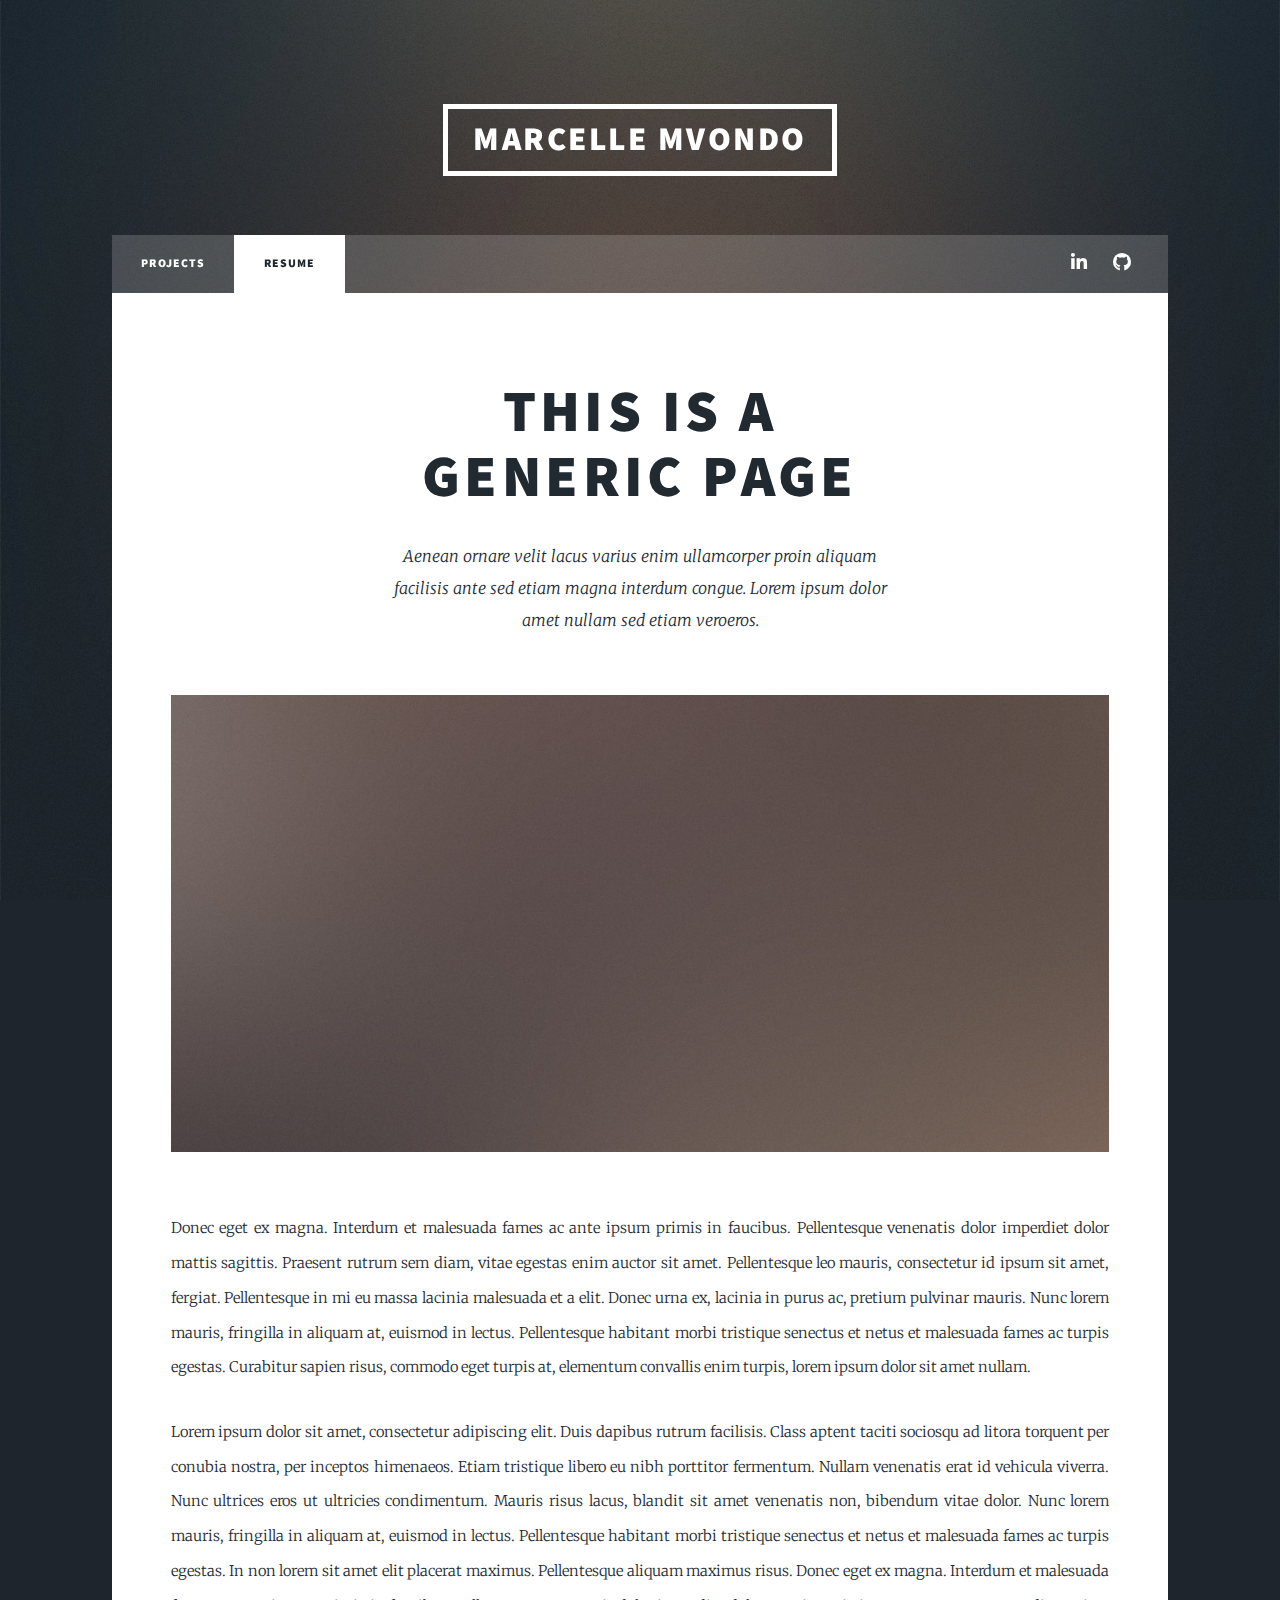
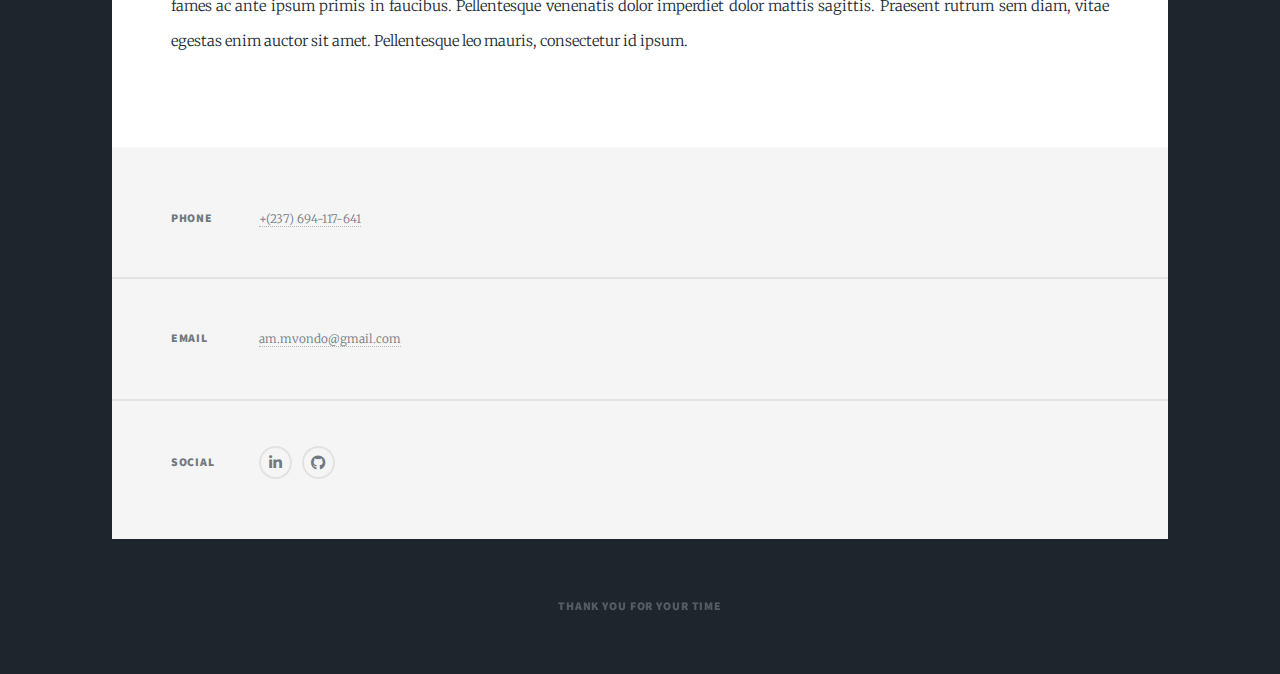
<file: generic.html>
<!DOCTYPE HTML>
<!--
	Massively by HTML5 UP
	html5up.net | @ajlkn
	Free for personal and commercial use under the CCA 3.0 license (html5up.net/license)
-->
<html>
	<head>
		<title>Marcelle Mvondo Portfolio</title>
		<meta charset="utf-8" />
		<meta name="viewport" content="width=device-width, initial-scale=1, user-scalable=no" />
		<link rel="stylesheet" href="assets/css/main.css" />
		<noscript><link rel="stylesheet" href="assets/css/noscript.css" /></noscript>
	</head>
	<body class="is-preload">

		<!-- Wrapper -->
			<div id="wrapper">

				<!-- Header -->
					<header id="header">
						<a href="index.html" class="logo">Marcelle Mvondo</a>
					</header>

				<!-- Nav -->
					<nav id="nav">
						<ul class="links">
							<li><a href="index.html">Projects</a></li>
							<li class="active"><a href="generic.html">Resume</a></li>
						</ul>
						<ul class="icons">
							<li><a href="https://www.linkedin.com/in/marcelle-mvondo/" target= "_blank" class="icon brands fa-linkedin-in"><span class="label">LinkedIn</span></a></li>
							<li><a href="https://github.com/MarcelleMvondo" target= "_blank" class="icon brands fa-github"><span class="label">GitHub</span></a></li>
						</ul>
					</nav>

				<!-- Main -->
					<div id="main">

						<!-- Post -->
							<section class="post">
								<header class="major">
									<h1>This is a<br />
									Generic Page</h1>
									<p>Aenean ornare velit lacus varius enim ullamcorper proin aliquam<br />
									facilisis ante sed etiam magna interdum congue. Lorem ipsum dolor<br />
									amet nullam sed etiam veroeros.</p>
								</header>
								<div class="image main"><img src="images/pic01.jpg" alt="" /></div>
								<p>Donec eget ex magna. Interdum et malesuada fames ac ante ipsum primis in faucibus. Pellentesque venenatis dolor imperdiet dolor mattis sagittis. Praesent rutrum sem diam, vitae egestas enim auctor sit amet. Pellentesque leo mauris, consectetur id ipsum sit amet, fergiat. Pellentesque in mi eu massa lacinia malesuada et a elit. Donec urna ex, lacinia in purus ac, pretium pulvinar mauris. Nunc lorem mauris, fringilla in aliquam at, euismod in lectus. Pellentesque habitant morbi tristique senectus et netus et malesuada fames ac turpis egestas. Curabitur sapien risus, commodo eget turpis at, elementum convallis enim turpis, lorem ipsum dolor sit amet nullam.</p>
								<p>Lorem ipsum dolor sit amet, consectetur adipiscing elit. Duis dapibus rutrum facilisis. Class aptent taciti sociosqu ad litora torquent per conubia nostra, per inceptos himenaeos. Etiam tristique libero eu nibh porttitor fermentum. Nullam venenatis erat id vehicula viverra. Nunc ultrices eros ut ultricies condimentum. Mauris risus lacus, blandit sit amet venenatis non, bibendum vitae dolor. Nunc lorem mauris, fringilla in aliquam at, euismod in lectus. Pellentesque habitant morbi tristique senectus et netus et malesuada fames ac turpis egestas. In non lorem sit amet elit placerat maximus. Pellentesque aliquam maximus risus. Donec eget ex magna. Interdum et malesuada fames ac ante ipsum primis in faucibus. Pellentesque venenatis dolor imperdiet dolor mattis sagittis. Praesent rutrum sem diam, vitae egestas enim auctor sit amet. Pellentesque leo mauris, consectetur id ipsum.</p>
							</section>

					</div>

				<!-- Footer -->
				<footer id="footer">
					<section class="split contact">
						<!-- <section class="alt">
							<h3>Address</h3>
							<p>Douala, Cameroon</p>
							
						</section> -->
						<section>
							<h3>Phone</h3>
							<p><a href="">+(237) 694-117-641</a></p>
						</section>
						<section>
							<h3>Email</h3>
							<p><a href="">am.mvondo@gmail.com</a></p>
						</section>
						<section>
							<h3>Social</h3>
							<ul class="icons alt">
								<li><a href="https://www.linkedin.com/in/marcelle-mvondo/" target= "_blank" class="icon brands fa-linkedin-in"><span class="label">LinkedIn</span></a></li>
								<li><a href="https://github.com/MarcelleMvondo" target= "_blank" class="icon brands fa-github"><span class="label">GitHub</span></a></li>
							</ul>
						</section>
					</section>
				</footer>

				<!-- Copyright -->
				<div id="copyright">
					<ul><li>THANK YOU FOR YOUR TIME</li></ul>
				</div>

			</div>

		<!-- Scripts -->
			<script src="assets/js/jquery.min.js"></script>
			<script src="assets/js/jquery.scrollex.min.js"></script>
			<script src="assets/js/jquery.scrolly.min.js"></script>
			<script src="assets/js/browser.min.js"></script>
			<script src="assets/js/breakpoints.min.js"></script>
			<script src="assets/js/util.js"></script>
			<script src="assets/js/main.js"></script>

	</body>
</html>
</file>
<file: assets/css/main.css>
@import url(fontawesome-all.min.css);
@import url("https://fonts.googleapis.com/css?family=Merriweather:300,700,300italic,700italic|Source+Sans+Pro:900");

/*
	Massively by HTML5 UP
	html5up.net | @ajlkn
	Free for personal and commercial use under the CCA 3.0 license (html5up.net/license)
*/

.sql_challenge{
	display : flex;
	flex-wrap: wrap;	
	justify-content: space-between;
	gap: 20px;
	padding-bottom: 50px;
}

.sql_challenge a{
	width: 200px;
	height: 200px;
}

.sql_challenge a img{
	width: 100%;
	height: 100%;
}

html, body, div, span, applet, object,
iframe, h1, h2, h3, h4, h5, h6, p, blockquote,
pre, a, abbr, acronym, address, big, cite,
code, del, dfn, em, img, ins, kbd, q, s, samp,
small, strike, strong, sub, sup, tt, var, b,
u, i, center, dl, dt, dd, ol, ul, li, fieldset,
form, label, legend, table, caption, tbody,
tfoot, thead, tr, th, td, article, aside,
canvas, details, embed, figure, figcaption,
footer, header, hgroup, menu, nav, output, ruby,
section, summary, time, mark, audio, video {
	margin: 0;
	padding: 0;
	border: 0;
	font-size: 100%;
	font: inherit;
	vertical-align: baseline;}

article, aside, details, figcaption, figure,
footer, header, hgroup, menu, nav, section {
	display: block;}

body {
	line-height: 1;
}

ol, ul {
	list-style: none;
}

blockquote, q {
	quotes: none;
}

	blockquote:before, blockquote:after, q:before, q:after {
		content: '';
		content: none;
	}

table {
	border-collapse: collapse;
	border-spacing: 0;
}

body {
	-webkit-text-size-adjust: none;
}

mark {
	background-color: transparent;
	color: inherit;
}

input::-moz-focus-inner {
	border: 0;
	padding: 0;
}

input, select, textarea {
	-moz-appearance: none;
	-webkit-appearance: none;
	-ms-appearance: none;
	appearance: none;
}

/* Basic */

	@-ms-viewport {
		width: device-width;
	}

	body {
		-ms-overflow-style: scrollbar;
	}

	@media screen and (max-width: 480px) {

		html, body {
			min-width: 320px;
		}

	}

	html {
		box-sizing: border-box;
	}

	*, *:before, *:after {
		box-sizing: inherit;
	}

	body {
		background-color: #1e252d;
	}

		body.is-preload *, body.is-preload *:before, body.is-preload *:after {
			-moz-animation: none !important;
			-webkit-animation: none !important;
			-ms-animation: none !important;
			animation: none !important;
			-moz-transition: none !important;
			-webkit-transition: none !important;
			-ms-transition: none !important;
			transition: none !important;
		}

/* Type */

	html {
		font-size: 16pt;
	}

		@media screen and (max-width: 1680px) {

			html {
				font-size: 12pt;
			}

		}

		@media screen and (max-width: 1280px) {

			html {
				font-size: 11pt;
			}

		}

		@media screen and (max-width: 360px) {

			html {
				font-size: 10pt;
			}

		}

	body {
		color: #212931;
	}

	body, input, select, textarea {
		font-family: "Merriweather", Georgia, serif;
		font-weight: 300;
		font-size: 1rem;
		line-height: 2.375;
	}

	a {
		-moz-transition: color 0.2s ease-in-out, background-color 0.2s ease-in-out, border-color 0.2s ease-in-out, box-shadow 0.2s ease-in-out;
		-webkit-transition: color 0.2s ease-in-out, background-color 0.2s ease-in-out, border-color 0.2s ease-in-out, box-shadow 0.2s ease-in-out;
		-ms-transition: color 0.2s ease-in-out, background-color 0.2s ease-in-out, border-color 0.2s ease-in-out, box-shadow 0.2s ease-in-out;
		transition: color 0.2s ease-in-out, background-color 0.2s ease-in-out, border-color 0.2s ease-in-out, box-shadow 0.2s ease-in-out;
		border-bottom: dotted 1px;
		text-decoration: none;
	}

		a:hover {
			border-bottom-color: transparent;
		}

	strong, b {
		font-weight: 600;
	}

	em, i {
		font-style: italic;
	}

	p {
		text-align: justify;
		margin: 0 0 2rem 0;
	}

	h1, h2, h3, h4, h5, h6 {
		font-family: "Source Sans Pro", Helvetica, sans-serif;
		font-weight: 900;
		line-height: 1.5;
		letter-spacing: 0.075em;
		text-transform: uppercase;
		margin: 0 0 1rem 0;
	}

		h1 a, h2 a, h3 a, h4 a, h5 a, h6 a {
			border-bottom: 0;
			color: inherit;
			text-decoration: none;
		}

	h1 {
		font-size: 4rem;
		line-height: 1.1;
		margin: 0 0 2rem 0;
	}

	h2 {
		font-size: 1.75rem;
		line-height: 1.3;
		margin: 0 0 1.5rem 0;
	}

	h3 {
		font-size: 1.25rem;
		margin: 0 0 1.5rem 0;
	}

	h4 {
		font-size: 1rem;
	}

	h5 {
		font-size: 0.9rem;
	}

	h6 {
		font-size: 0.8rem;
	}

	sub {
		font-size: 0.8rem;
		position: relative;
		top: 0.5rem;
	}

	sup {
		font-size: 0.8rem;
		position: relative;
		top: -0.5rem;
	}

	blockquote {
		border-left: solid 4px;
		font-style: italic;
		margin: 0 0 2rem 0;
		padding: 0.5rem 0 0.5rem 2rem;
	}

	code {
		border: solid 2px;
		font-family: "Courier New", monospace;
		font-size: 0.9rem;
		margin: 0 0.25rem;
		padding: 0.25rem 0.65rem;
	}

	pre {
		-webkit-overflow-scrolling: touch;
		font-family: "Courier New", monospace;
		font-size: 0.9rem;
		margin: 0 0 2rem 0;
	}

		pre code {
			display: block;
			line-height: 1.75;
			padding: 1rem 1.5rem;
			overflow-x: auto;
		}

	hr {
		border: 0;
		border-bottom: solid 2px;
		margin: 3rem 0;
	}

		hr.major {
			margin: 5rem 0;
		}

	.align-left {
		text-align: left;
	}

	.align-center {
		text-align: center;
	}

	.align-right {
		text-align: right;
	}

	input, select, textarea {
		color: #212931;
	}

	a {
		color: #212931;
		border-bottom-color: rgba(33, 41, 49, 0.5);
	}

		a:hover {
			border-bottom-color: transparent;
			color: #18bfef !important;
		}

	strong, b {
		color: #212931;
	}

	h1, h2, h3, h4, h5, h6 {
		color: #212931;
	}

	blockquote {
		border-left-color: #eeeeee;
	}

	code {
		background: rgba(220, 220, 220, 0.25);
		border-color: #eeeeee;
	}

	hr {
		border-bottom-color: #eeeeee;
	}

/* Row */

	.row {
		display: flex;
		flex-wrap: wrap;
		box-sizing: border-box;
		align-items: stretch;
	}

		.row > * {
			box-sizing: border-box;
		}

		.row.gtr-uniform > * > :last-child {
			margin-bottom: 0;
		}

		.row.aln-left {
			justify-content: flex-start;
		}

		.row.aln-center {
			justify-content: center;
		}

		.row.aln-right {
			justify-content: flex-end;
		}

		.row.aln-top {
			align-items: flex-start;
		}

		.row.aln-middle {
			align-items: center;
		}

		.row.aln-bottom {
			align-items: flex-end;
		}

		.row > .imp {
			order: -1;
		}

		.row > .col-1 {
			width: 8.33333%;
		}

		.row > .off-1 {
			margin-left: 8.33333%;
		}

		.row > .col-2 {
			width: 16.66667%;
		}

		.row > .off-2 {
			margin-left: 16.66667%;
		}

		.row > .col-3 {
			width: 25%;
		}

		.row > .off-3 {
			margin-left: 25%;
		}

		.row > .col-4 {
			width: 33.33333%;
		}

		.row > .off-4 {
			margin-left: 33.33333%;
		}

		.row > .col-5 {
			width: 41.66667%;
		}

		.row > .off-5 {
			margin-left: 41.66667%;
		}

		.row > .col-6 {
			width: 50%;
		}

		.row > .off-6 {
			margin-left: 50%;
		}

		.row > .col-7 {
			width: 58.33333%;
		}

		.row > .off-7 {
			margin-left: 58.33333%;
		}

		.row > .col-8 {
			width: 66.66667%;
		}

		.row > .off-8 {
			margin-left: 66.66667%;
		}

		.row > .col-9 {
			width: 75%;
		}

		.row > .off-9 {
			margin-left: 75%;
		}

		.row > .col-10 {
			width: 83.33333%;
		}

		.row > .off-10 {
			margin-left: 83.33333%;
		}

		.row > .col-11 {
			width: 91.66667%;
		}

		.row > .off-11 {
			margin-left: 91.66667%;
		}

		.row > .col-12 {
			width: 100%;
		}

		.row > .off-12 {
			margin-left: 100%;
		}

		.row.gtr-0 {
			margin-top: 0;
			margin-left: 0rem;
		}

			.row.gtr-0 > * {
				padding: 0 0 0 0rem;
			}

			.row.gtr-0.gtr-uniform {
				margin-top: 0rem;
			}

				.row.gtr-0.gtr-uniform > * {
					padding-top: 0rem;
				}

		.row.gtr-25 {
			margin-top: 0;
			margin-left: -0.375rem;
		}

			.row.gtr-25 > * {
				padding: 0 0 0 0.375rem;
			}

			.row.gtr-25.gtr-uniform {
				margin-top: -0.375rem;
			}

				.row.gtr-25.gtr-uniform > * {
					padding-top: 0.375rem;
				}

		.row.gtr-50 {
			margin-top: 0;
			margin-left: -0.75rem;
		}

			.row.gtr-50 > * {
				padding: 0 0 0 0.75rem;
			}

			.row.gtr-50.gtr-uniform {
				margin-top: -0.75rem;
			}

				.row.gtr-50.gtr-uniform > * {
					padding-top: 0.75rem;
				}

		.row {
			margin-top: 0;
			margin-left: -1.5rem;
		}

			.row > * {
				padding: 0 0 0 1.5rem;
			}

			.row.gtr-uniform {
				margin-top: -1.5rem;
			}

				.row.gtr-uniform > * {
					padding-top: 1.5rem;
				}

		.row.gtr-150 {
			margin-top: 0;
			margin-left: -2.25rem;
		}

			.row.gtr-150 > * {
				padding: 0 0 0 2.25rem;
			}

			.row.gtr-150.gtr-uniform {
				margin-top: -2.25rem;
			}

				.row.gtr-150.gtr-uniform > * {
					padding-top: 2.25rem;
				}

		.row.gtr-200 {
			margin-top: 0;
			margin-left: -3rem;
		}

			.row.gtr-200 > * {
				padding: 0 0 0 3rem;
			}

			.row.gtr-200.gtr-uniform {
				margin-top: -3rem;
			}

				.row.gtr-200.gtr-uniform > * {
					padding-top: 3rem;
				}

		@media screen and (max-width: 1680px) {

			.row {
				display: flex;
				flex-wrap: wrap;
				box-sizing: border-box;
				align-items: stretch;
			}

				.row > * {
					box-sizing: border-box;
				}

				.row.gtr-uniform > * > :last-child {
					margin-bottom: 0;
				}

				.row.aln-left {
					justify-content: flex-start;
				}

				.row.aln-center {
					justify-content: center;
				}

				.row.aln-right {
					justify-content: flex-end;
				}

				.row.aln-top {
					align-items: flex-start;
				}

				.row.aln-middle {
					align-items: center;
				}

				.row.aln-bottom {
					align-items: flex-end;
				}

				.row > .imp-xlarge {
					order: -1;
				}

				.row > .col-1-xlarge {
					width: 8.33333%;
				}

				.row > .off-1-xlarge {
					margin-left: 8.33333%;
				}

				.row > .col-2-xlarge {
					width: 16.66667%;
				}

				.row > .off-2-xlarge {
					margin-left: 16.66667%;
				}

				.row > .col-3-xlarge {
					width: 25%;
				}

				.row > .off-3-xlarge {
					margin-left: 25%;
				}

				.row > .col-4-xlarge {
					width: 33.33333%;
				}

				.row > .off-4-xlarge {
					margin-left: 33.33333%;
				}

				.row > .col-5-xlarge {
					width: 41.66667%;
				}

				.row > .off-5-xlarge {
					margin-left: 41.66667%;
				}

				.row > .col-6-xlarge {
					width: 50%;
				}

				.row > .off-6-xlarge {
					margin-left: 50%;
				}

				.row > .col-7-xlarge {
					width: 58.33333%;
				}

				.row > .off-7-xlarge {
					margin-left: 58.33333%;
				}

				.row > .col-8-xlarge {
					width: 66.66667%;
				}

				.row > .off-8-xlarge {
					margin-left: 66.66667%;
				}

				.row > .col-9-xlarge {
					width: 75%;
				}

				.row > .off-9-xlarge {
					margin-left: 75%;
				}

				.row > .col-10-xlarge {
					width: 83.33333%;
				}

				.row > .off-10-xlarge {
					margin-left: 83.33333%;
				}

				.row > .col-11-xlarge {
					width: 91.66667%;
				}

				.row > .off-11-xlarge {
					margin-left: 91.66667%;
				}

				.row > .col-12-xlarge {
					width: 100%;
				}

				.row > .off-12-xlarge {
					margin-left: 100%;
				}

				.row.gtr-0 {
					margin-top: 0;
					margin-left: 0rem;
				}

					.row.gtr-0 > * {
						padding: 0 0 0 0rem;
					}

					.row.gtr-0.gtr-uniform {
						margin-top: 0rem;
					}

						.row.gtr-0.gtr-uniform > * {
							padding-top: 0rem;
						}

				.row.gtr-25 {
					margin-top: 0;
					margin-left: -0.375rem;
				}

					.row.gtr-25 > * {
						padding: 0 0 0 0.375rem;
					}

					.row.gtr-25.gtr-uniform {
						margin-top: -0.375rem;
					}

						.row.gtr-25.gtr-uniform > * {
							padding-top: 0.375rem;
						}

				.row.gtr-50 {
					margin-top: 0;
					margin-left: -0.75rem;
				}

					.row.gtr-50 > * {
						padding: 0 0 0 0.75rem;
					}

					.row.gtr-50.gtr-uniform {
						margin-top: -0.75rem;
					}

						.row.gtr-50.gtr-uniform > * {
							padding-top: 0.75rem;
						}

				.row {
					margin-top: 0;
					margin-left: -1.5rem;
				}

					.row > * {
						padding: 0 0 0 1.5rem;
					}

					.row.gtr-uniform {
						margin-top: -1.5rem;
					}

						.row.gtr-uniform > * {
							padding-top: 1.5rem;
						}

				.row.gtr-150 {
					margin-top: 0;
					margin-left: -2.25rem;
				}

					.row.gtr-150 > * {
						padding: 0 0 0 2.25rem;
					}

					.row.gtr-150.gtr-uniform {
						margin-top: -2.25rem;
					}

						.row.gtr-150.gtr-uniform > * {
							padding-top: 2.25rem;
						}

				.row.gtr-200 {
					margin-top: 0;
					margin-left: -3rem;
				}

					.row.gtr-200 > * {
						padding: 0 0 0 3rem;
					}

					.row.gtr-200.gtr-uniform {
						margin-top: -3rem;
					}

						.row.gtr-200.gtr-uniform > * {
							padding-top: 3rem;
						}

		}

		@media screen and (max-width: 1280px) {

			.row {
				display: flex;
				flex-wrap: wrap;
				box-sizing: border-box;
				align-items: stretch;
			}

				.row > * {
					box-sizing: border-box;
				}

				.row.gtr-uniform > * > :last-child {
					margin-bottom: 0;
				}

				.row.aln-left {
					justify-content: flex-start;
				}

				.row.aln-center {
					justify-content: center;
				}

				.row.aln-right {
					justify-content: flex-end;
				}

				.row.aln-top {
					align-items: flex-start;
				}

				.row.aln-middle {
					align-items: center;
				}

				.row.aln-bottom {
					align-items: flex-end;
				}

				.row > .imp-large {
					order: -1;
				}

				.row > .col-1-large {
					width: 8.33333%;
				}

				.row > .off-1-large {
					margin-left: 8.33333%;
				}

				.row > .col-2-large {
					width: 16.66667%;
				}

				.row > .off-2-large {
					margin-left: 16.66667%;
				}

				.row > .col-3-large {
					width: 25%;
				}

				.row > .off-3-large {
					margin-left: 25%;
				}

				.row > .col-4-large {
					width: 33.33333%;
				}

				.row > .off-4-large {
					margin-left: 33.33333%;
				}

				.row > .col-5-large {
					width: 41.66667%;
				}

				.row > .off-5-large {
					margin-left: 41.66667%;
				}

				.row > .col-6-large {
					width: 50%;
				}

				.row > .off-6-large {
					margin-left: 50%;
				}

				.row > .col-7-large {
					width: 58.33333%;
				}

				.row > .off-7-large {
					margin-left: 58.33333%;
				}

				.row > .col-8-large {
					width: 66.66667%;
				}

				.row > .off-8-large {
					margin-left: 66.66667%;
				}

				.row > .col-9-large {
					width: 75%;
				}

				.row > .off-9-large {
					margin-left: 75%;
				}

				.row > .col-10-large {
					width: 83.33333%;
				}

				.row > .off-10-large {
					margin-left: 83.33333%;
				}

				.row > .col-11-large {
					width: 91.66667%;
				}

				.row > .off-11-large {
					margin-left: 91.66667%;
				}

				.row > .col-12-large {
					width: 100%;
				}

				.row > .off-12-large {
					margin-left: 100%;
				}

				.row.gtr-0 {
					margin-top: 0;
					margin-left: 0rem;
				}

					.row.gtr-0 > * {
						padding: 0 0 0 0rem;
					}

					.row.gtr-0.gtr-uniform {
						margin-top: 0rem;
					}

						.row.gtr-0.gtr-uniform > * {
							padding-top: 0rem;
						}

				.row.gtr-25 {
					margin-top: 0;
					margin-left: -0.375rem;
				}

					.row.gtr-25 > * {
						padding: 0 0 0 0.375rem;
					}

					.row.gtr-25.gtr-uniform {
						margin-top: -0.375rem;
					}

						.row.gtr-25.gtr-uniform > * {
							padding-top: 0.375rem;
						}

				.row.gtr-50 {
					margin-top: 0;
					margin-left: -0.75rem;
				}

					.row.gtr-50 > * {
						padding: 0 0 0 0.75rem;
					}

					.row.gtr-50.gtr-uniform {
						margin-top: -0.75rem;
					}

						.row.gtr-50.gtr-uniform > * {
							padding-top: 0.75rem;
						}

				.row {
					margin-top: 0;
					margin-left: -1.5rem;
				}

					.row > * {
						padding: 0 0 0 1.5rem;
					}

					.row.gtr-uniform {
						margin-top: -1.5rem;
					}

						.row.gtr-uniform > * {
							padding-top: 1.5rem;
						}

				.row.gtr-150 {
					margin-top: 0;
					margin-left: -2.25rem;
				}

					.row.gtr-150 > * {
						padding: 0 0 0 2.25rem;
					}

					.row.gtr-150.gtr-uniform {
						margin-top: -2.25rem;
					}

						.row.gtr-150.gtr-uniform > * {
							padding-top: 2.25rem;
						}

				.row.gtr-200 {
					margin-top: 0;
					margin-left: -3rem;
				}

					.row.gtr-200 > * {
						padding: 0 0 0 3rem;
					}

					.row.gtr-200.gtr-uniform {
						margin-top: -3rem;
					}

						.row.gtr-200.gtr-uniform > * {
							padding-top: 3rem;
						}

		}

		@media screen and (max-width: 980px) {

			.row {
				display: flex;
				flex-wrap: wrap;
				box-sizing: border-box;
				align-items: stretch;
			}

				.row > * {
					box-sizing: border-box;
				}

				.row.gtr-uniform > * > :last-child {
					margin-bottom: 0;
				}

				.row.aln-left {
					justify-content: flex-start;
				}

				.row.aln-center {
					justify-content: center;
				}

				.row.aln-right {
					justify-content: flex-end;
				}

				.row.aln-top {
					align-items: flex-start;
				}

				.row.aln-middle {
					align-items: center;
				}

				.row.aln-bottom {
					align-items: flex-end;
				}

				.row > .imp-medium {
					order: -1;
				}

				.row > .col-1-medium {
					width: 8.33333%;
				}

				.row > .off-1-medium {
					margin-left: 8.33333%;
				}

				.row > .col-2-medium {
					width: 16.66667%;
				}

				.row > .off-2-medium {
					margin-left: 16.66667%;
				}

				.row > .col-3-medium {
					width: 25%;
				}

				.row > .off-3-medium {
					margin-left: 25%;
				}

				.row > .col-4-medium {
					width: 33.33333%;
				}

				.row > .off-4-medium {
					margin-left: 33.33333%;
				}

				.row > .col-5-medium {
					width: 41.66667%;
				}

				.row > .off-5-medium {
					margin-left: 41.66667%;
				}

				.row > .col-6-medium {
					width: 50%;
				}

				.row > .off-6-medium {
					margin-left: 50%;
				}

				.row > .col-7-medium {
					width: 58.33333%;
				}

				.row > .off-7-medium {
					margin-left: 58.33333%;
				}

				.row > .col-8-medium {
					width: 66.66667%;
				}

				.row > .off-8-medium {
					margin-left: 66.66667%;
				}

				.row > .col-9-medium {
					width: 75%;
				}

				.row > .off-9-medium {
					margin-left: 75%;
				}

				.row > .col-10-medium {
					width: 83.33333%;
				}

				.row > .off-10-medium {
					margin-left: 83.33333%;
				}

				.row > .col-11-medium {
					width: 91.66667%;
				}

				.row > .off-11-medium {
					margin-left: 91.66667%;
				}

				.row > .col-12-medium {
					width: 100%;
				}

				.row > .off-12-medium {
					margin-left: 100%;
				}

				.row.gtr-0 {
					margin-top: 0;
					margin-left: 0rem;
				}

					.row.gtr-0 > * {
						padding: 0 0 0 0rem;
					}

					.row.gtr-0.gtr-uniform {
						margin-top: 0rem;
					}

						.row.gtr-0.gtr-uniform > * {
							padding-top: 0rem;
						}

				.row.gtr-25 {
					margin-top: 0;
					margin-left: -0.375rem;
				}

					.row.gtr-25 > * {
						padding: 0 0 0 0.375rem;
					}

					.row.gtr-25.gtr-uniform {
						margin-top: -0.375rem;
					}

						.row.gtr-25.gtr-uniform > * {
							padding-top: 0.375rem;
						}

				.row.gtr-50 {
					margin-top: 0;
					margin-left: -0.75rem;
				}

					.row.gtr-50 > * {
						padding: 0 0 0 0.75rem;
					}

					.row.gtr-50.gtr-uniform {
						margin-top: -0.75rem;
					}

						.row.gtr-50.gtr-uniform > * {
							padding-top: 0.75rem;
						}

				.row {
					margin-top: 0;
					margin-left: -1.5rem;
				}

					.row > * {
						padding: 0 0 0 1.5rem;
					}

					.row.gtr-uniform {
						margin-top: -1.5rem;
					}

						.row.gtr-uniform > * {
							padding-top: 1.5rem;
						}

				.row.gtr-150 {
					margin-top: 0;
					margin-left: -2.25rem;
				}

					.row.gtr-150 > * {
						padding: 0 0 0 2.25rem;
					}

					.row.gtr-150.gtr-uniform {
						margin-top: -2.25rem;
					}

						.row.gtr-150.gtr-uniform > * {
							padding-top: 2.25rem;
						}

				.row.gtr-200 {
					margin-top: 0;
					margin-left: -3rem;
				}

					.row.gtr-200 > * {
						padding: 0 0 0 3rem;
					}

					.row.gtr-200.gtr-uniform {
						margin-top: -3rem;
					}

						.row.gtr-200.gtr-uniform > * {
							padding-top: 3rem;
						}

		}

		@media screen and (max-width: 736px) {

			.row {
				display: flex;
				flex-wrap: wrap;
				box-sizing: border-box;
				align-items: stretch;
			}

				.row > * {
					box-sizing: border-box;
				}

				.row.gtr-uniform > * > :last-child {
					margin-bottom: 0;
				}

				.row.aln-left {
					justify-content: flex-start;
				}

				.row.aln-center {
					justify-content: center;
				}

				.row.aln-right {
					justify-content: flex-end;
				}

				.row.aln-top {
					align-items: flex-start;
				}

				.row.aln-middle {
					align-items: center;
				}

				.row.aln-bottom {
					align-items: flex-end;
				}

				.row > .imp-small {
					order: -1;
				}

				.row > .col-1-small {
					width: 8.33333%;
				}

				.row > .off-1-small {
					margin-left: 8.33333%;
				}

				.row > .col-2-small {
					width: 16.66667%;
				}

				.row > .off-2-small {
					margin-left: 16.66667%;
				}

				.row > .col-3-small {
					width: 25%;
				}

				.row > .off-3-small {
					margin-left: 25%;
				}

				.row > .col-4-small {
					width: 33.33333%;
				}

				.row > .off-4-small {
					margin-left: 33.33333%;
				}

				.row > .col-5-small {
					width: 41.66667%;
				}

				.row > .off-5-small {
					margin-left: 41.66667%;
				}

				.row > .col-6-small {
					width: 50%;
				}

				.row > .off-6-small {
					margin-left: 50%;
				}

				.row > .col-7-small {
					width: 58.33333%;
				}

				.row > .off-7-small {
					margin-left: 58.33333%;
				}

				.row > .col-8-small {
					width: 66.66667%;
				}

				.row > .off-8-small {
					margin-left: 66.66667%;
				}

				.row > .col-9-small {
					width: 75%;
				}

				.row > .off-9-small {
					margin-left: 75%;
				}

				.row > .col-10-small {
					width: 83.33333%;
				}

				.row > .off-10-small {
					margin-left: 83.33333%;
				}

				.row > .col-11-small {
					width: 91.66667%;
				}

				.row > .off-11-small {
					margin-left: 91.66667%;
				}

				.row > .col-12-small {
					width: 100%;
				}

				.row > .off-12-small {
					margin-left: 100%;
				}

				.row.gtr-0 {
					margin-top: 0;
					margin-left: 0rem;
				}

					.row.gtr-0 > * {
						padding: 0 0 0 0rem;
					}

					.row.gtr-0.gtr-uniform {
						margin-top: 0rem;
					}

						.row.gtr-0.gtr-uniform > * {
							padding-top: 0rem;
						}

				.row.gtr-25 {
					margin-top: 0;
					margin-left: -0.375rem;
				}

					.row.gtr-25 > * {
						padding: 0 0 0 0.375rem;
					}

					.row.gtr-25.gtr-uniform {
						margin-top: -0.375rem;
					}

						.row.gtr-25.gtr-uniform > * {
							padding-top: 0.375rem;
						}

				.row.gtr-50 {
					margin-top: 0;
					margin-left: -0.75rem;
				}

					.row.gtr-50 > * {
						padding: 0 0 0 0.75rem;
					}

					.row.gtr-50.gtr-uniform {
						margin-top: -0.75rem;
					}

						.row.gtr-50.gtr-uniform > * {
							padding-top: 0.75rem;
						}

				.row {
					margin-top: 0;
					margin-left: -1.5rem;
				}

					.row > * {
						padding: 0 0 0 1.5rem;
					}

					.row.gtr-uniform {
						margin-top: -1.5rem;
					}

						.row.gtr-uniform > * {
							padding-top: 1.5rem;
						}

				.row.gtr-150 {
					margin-top: 0;
					margin-left: -2.25rem;
				}

					.row.gtr-150 > * {
						padding: 0 0 0 2.25rem;
					}

					.row.gtr-150.gtr-uniform {
						margin-top: -2.25rem;
					}

						.row.gtr-150.gtr-uniform > * {
							padding-top: 2.25rem;
						}

				.row.gtr-200 {
					margin-top: 0;
					margin-left: -3rem;
				}

					.row.gtr-200 > * {
						padding: 0 0 0 3rem;
					}

					.row.gtr-200.gtr-uniform {
						margin-top: -3rem;
					}

						.row.gtr-200.gtr-uniform > * {
							padding-top: 3rem;
						}

		}

		@media screen and (max-width: 480px) {

			.row {
				display: flex;
				flex-wrap: wrap;
				box-sizing: border-box;
				align-items: stretch;
			}

				.row > * {
					box-sizing: border-box;
				}

				.row.gtr-uniform > * > :last-child {
					margin-bottom: 0;
				}

				.row.aln-left {
					justify-content: flex-start;
				}

				.row.aln-center {
					justify-content: center;
				}

				.row.aln-right {
					justify-content: flex-end;
				}

				.row.aln-top {
					align-items: flex-start;
				}

				.row.aln-middle {
					align-items: center;
				}

				.row.aln-bottom {
					align-items: flex-end;
				}

				.row > .imp-xsmall {
					order: -1;
				}

				.row > .col-1-xsmall {
					width: 8.33333%;
				}

				.row > .off-1-xsmall {
					margin-left: 8.33333%;
				}

				.row > .col-2-xsmall {
					width: 16.66667%;
				}

				.row > .off-2-xsmall {
					margin-left: 16.66667%;
				}

				.row > .col-3-xsmall {
					width: 25%;
				}

				.row > .off-3-xsmall {
					margin-left: 25%;
				}

				.row > .col-4-xsmall {
					width: 33.33333%;
				}

				.row > .off-4-xsmall {
					margin-left: 33.33333%;
				}

				.row > .col-5-xsmall {
					width: 41.66667%;
				}

				.row > .off-5-xsmall {
					margin-left: 41.66667%;
				}

				.row > .col-6-xsmall {
					width: 50%;
				}

				.row > .off-6-xsmall {
					margin-left: 50%;
				}

				.row > .col-7-xsmall {
					width: 58.33333%;
				}

				.row > .off-7-xsmall {
					margin-left: 58.33333%;
				}

				.row > .col-8-xsmall {
					width: 66.66667%;
				}

				.row > .off-8-xsmall {
					margin-left: 66.66667%;
				}

				.row > .col-9-xsmall {
					width: 75%;
				}

				.row > .off-9-xsmall {
					margin-left: 75%;
				}

				.row > .col-10-xsmall {
					width: 83.33333%;
				}

				.row > .off-10-xsmall {
					margin-left: 83.33333%;
				}

				.row > .col-11-xsmall {
					width: 91.66667%;
				}

				.row > .off-11-xsmall {
					margin-left: 91.66667%;
				}

				.row > .col-12-xsmall {
					width: 100%;
				}

				.row > .off-12-xsmall {
					margin-left: 100%;
				}

				.row.gtr-0 {
					margin-top: 0;
					margin-left: 0rem;
				}

					.row.gtr-0 > * {
						padding: 0 0 0 0rem;
					}

					.row.gtr-0.gtr-uniform {
						margin-top: 0rem;
					}

						.row.gtr-0.gtr-uniform > * {
							padding-top: 0rem;
						}

				.row.gtr-25 {
					margin-top: 0;
					margin-left: -0.375rem;
				}

					.row.gtr-25 > * {
						padding: 0 0 0 0.375rem;
					}

					.row.gtr-25.gtr-uniform {
						margin-top: -0.375rem;
					}

						.row.gtr-25.gtr-uniform > * {
							padding-top: 0.375rem;
						}

				.row.gtr-50 {
					margin-top: 0;
					margin-left: -0.75rem;
				}

					.row.gtr-50 > * {
						padding: 0 0 0 0.75rem;
					}

					.row.gtr-50.gtr-uniform {
						margin-top: -0.75rem;
					}

						.row.gtr-50.gtr-uniform > * {
							padding-top: 0.75rem;
						}

				.row {
					margin-top: 0;
					margin-left: -1.5rem;
				}

					.row > * {
						padding: 0 0 0 1.5rem;
					}

					.row.gtr-uniform {
						margin-top: -1.5rem;
					}

						.row.gtr-uniform > * {
							padding-top: 1.5rem;
						}

				.row.gtr-150 {
					margin-top: 0;
					margin-left: -2.25rem;
				}

					.row.gtr-150 > * {
						padding: 0 0 0 2.25rem;
					}

					.row.gtr-150.gtr-uniform {
						margin-top: -2.25rem;
					}

						.row.gtr-150.gtr-uniform > * {
							padding-top: 2.25rem;
						}

				.row.gtr-200 {
					margin-top: 0;
					margin-left: -3rem;
				}

					.row.gtr-200 > * {
						padding: 0 0 0 3rem;
					}

					.row.gtr-200.gtr-uniform {
						margin-top: -3rem;
					}

						.row.gtr-200.gtr-uniform > * {
							padding-top: 3rem;
						}

		}

		@media screen and (max-width: 360px) {

			.row {
				display: flex;
				flex-wrap: wrap;
				box-sizing: border-box;
				align-items: stretch;
			}

				.row > * {
					box-sizing: border-box;
				}

				.row.gtr-uniform > * > :last-child {
					margin-bottom: 0;
				}

				.row.aln-left {
					justify-content: flex-start;
				}

				.row.aln-center {
					justify-content: center;
				}

				.row.aln-right {
					justify-content: flex-end;
				}

				.row.aln-top {
					align-items: flex-start;
				}

				.row.aln-middle {
					align-items: center;
				}

				.row.aln-bottom {
					align-items: flex-end;
				}

				.row > .imp-xxsmall {
					order: -1;
				}

				.row > .col-1-xxsmall {
					width: 8.33333%;
				}

				.row > .off-1-xxsmall {
					margin-left: 8.33333%;
				}

				.row > .col-2-xxsmall {
					width: 16.66667%;
				}

				.row > .off-2-xxsmall {
					margin-left: 16.66667%;
				}

				.row > .col-3-xxsmall {
					width: 25%;
				}

				.row > .off-3-xxsmall {
					margin-left: 25%;
				}

				.row > .col-4-xxsmall {
					width: 33.33333%;
				}

				.row > .off-4-xxsmall {
					margin-left: 33.33333%;
				}

				.row > .col-5-xxsmall {
					width: 41.66667%;
				}

				.row > .off-5-xxsmall {
					margin-left: 41.66667%;
				}

				.row > .col-6-xxsmall {
					width: 50%;
				}

				.row > .off-6-xxsmall {
					margin-left: 50%;
				}

				.row > .col-7-xxsmall {
					width: 58.33333%;
				}

				.row > .off-7-xxsmall {
					margin-left: 58.33333%;
				}

				.row > .col-8-xxsmall {
					width: 66.66667%;
				}

				.row > .off-8-xxsmall {
					margin-left: 66.66667%;
				}

				.row > .col-9-xxsmall {
					width: 75%;
				}

				.row > .off-9-xxsmall {
					margin-left: 75%;
				}

				.row > .col-10-xxsmall {
					width: 83.33333%;
				}

				.row > .off-10-xxsmall {
					margin-left: 83.33333%;
				}

				.row > .col-11-xxsmall {
					width: 91.66667%;
				}

				.row > .off-11-xxsmall {
					margin-left: 91.66667%;
				}

				.row > .col-12-xxsmall {
					width: 100%;
				}

				.row > .off-12-xxsmall {
					margin-left: 100%;
				}

				.row.gtr-0 {
					margin-top: 0;
					margin-left: 0rem;
				}

					.row.gtr-0 > * {
						padding: 0 0 0 0rem;
					}

					.row.gtr-0.gtr-uniform {
						margin-top: 0rem;
					}

						.row.gtr-0.gtr-uniform > * {
							padding-top: 0rem;
						}

				.row.gtr-25 {
					margin-top: 0;
					margin-left: -0.375rem;
				}

					.row.gtr-25 > * {
						padding: 0 0 0 0.375rem;
					}

					.row.gtr-25.gtr-uniform {
						margin-top: -0.375rem;
					}

						.row.gtr-25.gtr-uniform > * {
							padding-top: 0.375rem;
						}

				.row.gtr-50 {
					margin-top: 0;
					margin-left: -0.75rem;
				}

					.row.gtr-50 > * {
						padding: 0 0 0 0.75rem;
					}

					.row.gtr-50.gtr-uniform {
						margin-top: -0.75rem;
					}

						.row.gtr-50.gtr-uniform > * {
							padding-top: 0.75rem;
						}

				.row {
					margin-top: 0;
					margin-left: -1.5rem;
				}

					.row > * {
						padding: 0 0 0 1.5rem;
					}

					.row.gtr-uniform {
						margin-top: -1.5rem;
					}

						.row.gtr-uniform > * {
							padding-top: 1.5rem;
						}

				.row.gtr-150 {
					margin-top: 0;
					margin-left: -2.25rem;
				}

					.row.gtr-150 > * {
						padding: 0 0 0 2.25rem;
					}

					.row.gtr-150.gtr-uniform {
						margin-top: -2.25rem;
					}

						.row.gtr-150.gtr-uniform > * {
							padding-top: 2.25rem;
						}

				.row.gtr-200 {
					margin-top: 0;
					margin-left: -3rem;
				}

					.row.gtr-200 > * {
						padding: 0 0 0 3rem;
					}

					.row.gtr-200.gtr-uniform {
						margin-top: -3rem;
					}

						.row.gtr-200.gtr-uniform > * {
							padding-top: 3rem;
						}

		}

/* Box */

	.box {
		border: solid 2px;
		margin-bottom: 2rem;
		padding: 1.5rem;
	}

		.box > :last-child,
		.box > :last-child > :last-child,
		.box > :last-child > :last-child > :last-child {
			margin-bottom: 0;
		}

		.box.alt {
			border: 0;
			border-radius: 0;
			padding: 0;
		}

	.box {
		border-color: #eeeeee;
	}

/* Button */

	input[type="submit"],
	input[type="reset"],
	input[type="button"],
	button,
	.button {
		-moz-appearance: none;
		-webkit-appearance: none;
		-ms-appearance: none;
		appearance: none;
		-moz-transition: background-color 0.2s ease-in-out, box-shadow 0.2s ease-in-out, color 0.2s ease-in-out;
		-webkit-transition: background-color 0.2s ease-in-out, box-shadow 0.2s ease-in-out, color 0.2s ease-in-out;
		-ms-transition: background-color 0.2s ease-in-out, box-shadow 0.2s ease-in-out, color 0.2s ease-in-out;
		transition: background-color 0.2s ease-in-out, box-shadow 0.2s ease-in-out, color 0.2s ease-in-out;
		border: 0;
		border-radius: 0;
		cursor: pointer;
		display: inline-block;
		font-family: "Source Sans Pro", Helvetica, sans-serif;
		font-size: 0.8rem;
		font-weight: 900;
		letter-spacing: 0.075em;
		height: 3rem;
		line-height: 3rem;
		padding: 0 2rem;
		text-align: center;
		text-decoration: none;
		text-transform: uppercase;
		white-space: nowrap;
	}

		input[type="submit"].icon:before,
		input[type="reset"].icon:before,
		input[type="button"].icon:before,
		button.icon:before,
		.button.icon:before {
			margin-right: 0.5rem;
		}

		input[type="submit"].icon.solo,
		input[type="reset"].icon.solo,
		input[type="button"].icon.solo,
		button.icon.solo,
		.button.icon.solo {
			position: relative;
			width: 4rem;
			height: 4rem;
			line-height: 4rem;
			border-radius: 4rem;
			text-indent: 4rem;
			overflow: hidden;
			padding: 0;
			white-space: nowrap;
		}

			input[type="submit"].icon.solo:before,
			input[type="reset"].icon.solo:before,
			input[type="button"].icon.solo:before,
			button.icon.solo:before,
			.button.icon.solo:before {
				position: absolute;
				display: block;
				top: 0;
				left: 0;
				width: inherit;
				height: inherit;
				line-height: inherit;
				font-size: 1.25rem;
				margin-right: 0;
				text-align: center;
				text-indent: 0;
			}

		input[type="submit"].fit,
		input[type="reset"].fit,
		input[type="button"].fit,
		button.fit,
		.button.fit {
			width: 100%;
		}

		input[type="submit"].small,
		input[type="reset"].small,
		input[type="button"].small,
		button.small,
		.button.small {
			font-size: 0.7rem;
			height: 2.5rem;
			line-height: 2.5rem;
			padding: 0 1.5rem;
		}

		input[type="submit"].large,
		input[type="reset"].large,
		input[type="button"].large,
		button.large,
		.button.large {
			font-size: 0.9rem;
			height: 3.5rem;
			line-height: 3.5rem;
			padding: 0 2.75rem;
		}

		@media screen and (max-width: 980px) {

			input[type="submit"],
			input[type="reset"],
			input[type="button"],
			button,
			.button {
				font-size: 0.9rem;
				height: 3.25rem;
				line-height: 3.25rem;
			}

				input[type="submit"].large,
				input[type="reset"].large,
				input[type="button"].large,
				button.large,
				.button.large {
					font-size: 1rem;
					height: 3.75rem;
					line-height: 3.75rem;
				}

		}

		input[type="submit"].disabled, input[type="submit"]:disabled,
		input[type="reset"].disabled,
		input[type="reset"]:disabled,
		input[type="button"].disabled,
		input[type="button"]:disabled,
		button.disabled,
		button:disabled,
		.button.disabled,
		.button:disabled {
			pointer-events: none;
			opacity: 0.25;
		}

	input[type="submit"],
	input[type="reset"],
	input[type="button"],
	button,
	.button {
		background-color: transparent;
		box-shadow: inset 0 0 0 2px #212931;
		color: #212931 !important;
	}

		input[type="submit"]:hover,
		input[type="reset"]:hover,
		input[type="button"]:hover,
		button:hover,
		.button:hover {
			box-shadow: inset 0 0 0 2px #18bfef;
			color: #18bfef !important;
		}

		input[type="submit"].primary,
		input[type="reset"].primary,
		input[type="button"].primary,
		button.primary,
		.button.primary {
			background-color: #212931;
			box-shadow: none;
			color: #ffffff !important;
		}

			input[type="submit"].primary:hover,
			input[type="reset"].primary:hover,
			input[type="button"].primary:hover,
			button.primary:hover,
			.button.primary:hover {
				background-color: #18bfef;
			}

/* Form */

	form {
		margin: 0 0 2rem 0;
	}

		form > :last-child {
			margin-bottom: 0;
		}

		form > .fields {
			display: -moz-flex;
			display: -webkit-flex;
			display: -ms-flex;
			display: flex;
			-moz-flex-wrap: wrap;
			-webkit-flex-wrap: wrap;
			-ms-flex-wrap: wrap;
			flex-wrap: wrap;
			width: calc(100% + 3rem);
			margin: -1.5rem 0 2rem -1.5rem;
		}

			form > .fields > .field {
				-moz-flex-grow: 0;
				-webkit-flex-grow: 0;
				-ms-flex-grow: 0;
				flex-grow: 0;
				-moz-flex-shrink: 0;
				-webkit-flex-shrink: 0;
				-ms-flex-shrink: 0;
				flex-shrink: 0;
				padding: 1.5rem 0 0 1.5rem;
				width: calc(100% - 1.5rem);
			}

				form > .fields > .field.half {
					width: calc(50% - 0.75rem);
				}

				form > .fields > .field.third {
					width: calc(100%/3 - 0.5rem);
				}

				form > .fields > .field.quarter {
					width: calc(25% - 0.375rem);
				}

		@media screen and (max-width: 480px) {

			form > .fields {
				width: calc(100% + 3rem);
				margin: -1.5rem 0 2rem -1.5rem;
			}

				form > .fields > .field {
					padding: 1.5rem 0 0 1.5rem;
					width: calc(100% - 1.5rem);
				}

					form > .fields > .field.half {
						width: calc(100% - 1.5rem);
					}

					form > .fields > .field.third {
						width: calc(100% - 1.5rem);
					}

					form > .fields > .field.quarter {
						width: calc(100% - 1.5rem);
					}

		}

	label {
		display: block;
		font-family: "Source Sans Pro", Helvetica, sans-serif;
		font-weight: 900;
		line-height: 1.5;
		letter-spacing: 0.075em;
		font-size: 0.8rem;
		text-transform: uppercase;
		margin: 0 0 0.75rem 0;
	}

		@media screen and (max-width: 980px) {

			label {
				font-size: 0.9rem;
			}

		}

	input[type="text"],
	input[type="password"],
	input[type="email"],
	select,
	textarea {
		-moz-appearance: none;
		-webkit-appearance: none;
		-ms-appearance: none;
		appearance: none;
		background: transparent;
		border-radius: 0;
		border: solid 2px;
		color: inherit;
		display: block;
		outline: 0;
		padding: 0 1rem;
		text-decoration: none;
		width: 100%;
	}

		input[type="text"]:invalid,
		input[type="password"]:invalid,
		input[type="email"]:invalid,
		select:invalid,
		textarea:invalid {
			box-shadow: none;
		}

	select {
		background-size: 1.25rem;
		background-repeat: no-repeat;
		background-position: calc(100% - 1rem) center;
		height: 3rem;
		padding-right: 3rem;
		text-overflow: ellipsis;
	}

		select:focus::-ms-value {
			background-color: transparent;
		}

		select::-ms-expand {
			display: none;
		}

	input[type="text"],
	input[type="password"],
	input[type="email"],
	select {
		height: 3rem;
	}

	textarea {
		padding: 0.75rem 1rem;
	}

	input[type="checkbox"],
	input[type="radio"] {
		-moz-appearance: none;
		-webkit-appearance: none;
		-ms-appearance: none;
		appearance: none;
		display: block;
		float: left;
		margin-right: -2rem;
		opacity: 0;
		width: 1rem;
		z-index: -1;
	}

		input[type="checkbox"] + label,
		input[type="radio"] + label {
			text-decoration: none;
			cursor: pointer;
			display: inline-block;
			font-size: 1rem;
			letter-spacing: 0;
			font-family: "Merriweather", Georgia, serif;
			text-transform: none;
			font-weight: 300;
			padding-left: 2.8rem;
			padding-right: 1rem;
			position: relative;
		}

			input[type="checkbox"] + label:before,
			input[type="radio"] + label:before {
				-moz-osx-font-smoothing: grayscale;
				-webkit-font-smoothing: antialiased;
				display: inline-block;
				font-style: normal;
				font-variant: normal;
				text-rendering: auto;
				line-height: 1;
				text-transform: none !important;
				font-family: 'Font Awesome 5 Free';
				font-weight: 900;
			}

			input[type="checkbox"] + label:before,
			input[type="radio"] + label:before {
				border-radius: 0;
				border: solid 2px;
				content: '';
				display: inline-block;
				font-size: 0.8rem;
				height: 1.8rem;
				left: 0;
				line-height: 1.65rem;
				position: absolute;
				text-align: center;
				top: -0.125rem;
				width: 1.8rem;
			}

		input[type="checkbox"]:checked + label:before,
		input[type="radio"]:checked + label:before {
			content: '\f00c';
		}

	input[type="checkbox"] + label:before {
		border-radius: 0;
	}

	input[type="radio"] + label:before {
		border-radius: 100%;
	}

	::-webkit-input-placeholder {
		opacity: 1.0;
	}

	:-moz-placeholder {
		opacity: 1.0;
	}

	::-moz-placeholder {
		opacity: 1.0;
	}

	:-ms-input-placeholder {
		opacity: 1.0;
	}

	label {
		color: #212931;
	}

	input[type="text"],
	input[type="password"],
	input[type="email"],
	select,
	textarea {
		border-color: #eeeeee;
	}

		input[type="text"]:focus,
		input[type="password"]:focus,
		input[type="email"]:focus,
		select:focus,
		textarea:focus {
			border-color: #18bfef;
		}

	select {
		background-image: url("data:image/svg+xml;charset=utf8,%3Csvg xmlns='http://www.w3.org/2000/svg' width='40' height='40' preserveAspectRatio='none' viewBox='0 0 40 40'%3E%3Cpath d='M9.4,12.3l10.4,10.4l10.4-10.4c0.2-0.2,0.5-0.4,0.9-0.4c0.3,0,0.6,0.1,0.9,0.4l3.3,3.3c0.2,0.2,0.4,0.5,0.4,0.9 c0,0.4-0.1,0.6-0.4,0.9L20.7,31.9c-0.2,0.2-0.5,0.4-0.9,0.4c-0.3,0-0.6-0.1-0.9-0.4L4.3,17.3c-0.2-0.2-0.4-0.5-0.4-0.9 c0-0.4,0.1-0.6,0.4-0.9l3.3-3.3c0.2-0.2,0.5-0.4,0.9-0.4S9.1,12.1,9.4,12.3z' fill='%23eeeeee' /%3E%3C/svg%3E");
	}

		select option {
			background-color: #ffffff;
			color: #212931;
		}

	.select-wrapper:before {
		color: #eeeeee;
	}

	input[type="checkbox"] + label,
	input[type="radio"] + label {
		color: #212931;
	}

		input[type="checkbox"] + label:before,
		input[type="radio"] + label:before {
			border-color: #eeeeee;
		}

	input[type="checkbox"]:checked + label:before,
	input[type="radio"]:checked + label:before {
		background-color: #212931;
		border-color: #212931;
		color: #ffffff;
	}

	input[type="checkbox"]:focus + label:before,
	input[type="radio"]:focus + label:before {
		border-color: #18bfef;
	}

	::-webkit-input-placeholder {
		color: #909498 !important;
	}

	:-moz-placeholder {
		color: #909498 !important;
	}

	::-moz-placeholder {
		color: #909498 !important;
	}

	:-ms-input-placeholder {
		color: #909498 !important;
	}

	.formerize-placeholder {
		color: #909498 !important;
	}

/* Icon */

	.icon {
		text-decoration: none;
		border-bottom: none;
		position: relative;
	}

		.icon:before {
			-moz-osx-font-smoothing: grayscale;
			-webkit-font-smoothing: antialiased;
			display: inline-block;
			font-style: normal;
			font-variant: normal;
			text-rendering: auto;
			line-height: 1;
			text-transform: none !important;
			font-family: 'Font Awesome 5 Free';
			font-weight: 400;
		}

		.icon > .label {
			display: none;
		}

		.icon:before {
			line-height: inherit;
		}

		.icon.solid:before {
			font-weight: 900;
		}

		.icon.brands:before {
			font-family: 'Font Awesome 5 Brands';
		}

/* Image */

	.image {
		border: 0;
		display: inline-block;
		position: relative;
	}

		.image img {
			display: block;
		}

		.image.left, .image.right {
			max-width: 40%;
		}

			.image.left img, .image.right img {
				width: 100%;
			}

		.image.left {
			float: left;
			margin: 0 2rem 2rem 0;
			top: 0.75rem;
		}

		.image.right {
			float: right;
			margin: 0 0 2rem 2rem;
			top: 0.75rem;
		}

		.image.fit {
			display: block;
			margin: 2.5rem 0;
			width: 100%;
		}

			.image.fit:first-child {
				margin-top: 0;
			}

			.image.fit img {
				width: 100%;
			}

		.image.main {
			display: block;
			margin: 4rem 0;
			width: 100%;
		}

			.image.main:first-child {
				margin-top: 0;
			}

			.image.main img {
				width: 100%;
			}

		@media screen and (max-width: 736px) {

			.image.fit {
				margin: 2rem 0;
			}

			.image.main {
				margin: 2rem 0;
			}

		}

	a.image {
		overflow: hidden;
	}

		a.image img {
			-moz-transition: -moz-transform 0.2s ease-out;
			-webkit-transition: -webkit-transform 0.2s ease-out;
			-ms-transition: -ms-transform 0.2s ease-out;
			transition: transform 0.2s ease-out;
		}

		a.image:hover img {
			-moz-transform: scale(1.05);
			-webkit-transform: scale(1.05);
			-ms-transform: scale(1.05);
			transform: scale(1.05);
		}

/* Actions */

	ul.actions {
		display: -moz-flex;
		display: -webkit-flex;
		display: -ms-flex;
		display: flex;
		cursor: default;
		list-style: none;
		margin-left: -1rem;
		padding-left: 0;
	}

		ul.actions li {
			padding: 0 0 0 1rem;
			vertical-align: middle;
		}

		ul.actions.special {
			-moz-justify-content: center;
			-webkit-justify-content: center;
			-ms-justify-content: center;
			justify-content: center;
			width: 100%;
			margin-left: 0;
		}

			ul.actions.special li:first-child {
				padding-left: 0;
			}

		ul.actions.stacked {
			-moz-flex-direction: column;
			-webkit-flex-direction: column;
			-ms-flex-direction: column;
			flex-direction: column;
			margin-left: 0;
		}

			ul.actions.stacked li {
				padding: 1.3rem 0 0 0;
			}

				ul.actions.stacked li:first-child {
					padding-top: 0;
				}

		ul.actions.fit {
			width: calc(100% + 1rem);
		}

			ul.actions.fit li {
				-moz-flex-grow: 1;
				-webkit-flex-grow: 1;
				-ms-flex-grow: 1;
				flex-grow: 1;
				-moz-flex-shrink: 1;
				-webkit-flex-shrink: 1;
				-ms-flex-shrink: 1;
				flex-shrink: 1;
				width: 100%;
			}

				ul.actions.fit li > * {
					width: 100%;
				}

			ul.actions.fit.stacked {
				width: 100%;
			}

		@media screen and (max-width: 480px) {

			ul.actions:not(.fixed) {
				-moz-flex-direction: column;
				-webkit-flex-direction: column;
				-ms-flex-direction: column;
				flex-direction: column;
				margin-left: 0;
				width: 100% !important;
			}

				ul.actions:not(.fixed) li {
					-moz-flex-grow: 1;
					-webkit-flex-grow: 1;
					-ms-flex-grow: 1;
					flex-grow: 1;
					-moz-flex-shrink: 1;
					-webkit-flex-shrink: 1;
					-ms-flex-shrink: 1;
					flex-shrink: 1;
					padding: 1rem 0 0 0;
					text-align: center;
					width: 100%;
				}

					ul.actions:not(.fixed) li > * {
						width: 100%;
					}

					ul.actions:not(.fixed) li:first-child {
						padding-top: 0;
					}

					ul.actions:not(.fixed) li input[type="submit"],
					ul.actions:not(.fixed) li input[type="reset"],
					ul.actions:not(.fixed) li input[type="button"],
					ul.actions:not(.fixed) li button,
					ul.actions:not(.fixed) li .button {
						width: 100%;
					}

						ul.actions:not(.fixed) li input[type="submit"].icon:before,
						ul.actions:not(.fixed) li input[type="reset"].icon:before,
						ul.actions:not(.fixed) li input[type="button"].icon:before,
						ul.actions:not(.fixed) li button.icon:before,
						ul.actions:not(.fixed) li .button.icon:before {
							margin-left: -0.5rem;
						}

		}

/* Icons */

	ul.icons {
		cursor: default;
		list-style: none;
		padding-left: 0;
	}

		ul.icons li {
			display: inline-block;
			padding: 0 0.5rem 0 0;
			vertical-align: middle;
		}

			ul.icons li:last-child {
				padding-right: 0;
			}

			ul.icons li .icon:before {
				width: 2.25rem;
				height: 2.25rem;
				line-height: 2.25rem;
				display: inline-block;
				text-align: center;
				border-radius: 100%;
				font-size: 1.25rem;
			}

		ul.icons.alt li .icon:before {
			-moz-transition: color 0.2s ease-in-out, background-color 0.2s ease-in-out, border-color 0.2s ease-in-out, box-shadow 0.2s ease-in-out;
			-webkit-transition: color 0.2s ease-in-out, background-color 0.2s ease-in-out, border-color 0.2s ease-in-out, box-shadow 0.2s ease-in-out;
			-ms-transition: color 0.2s ease-in-out, background-color 0.2s ease-in-out, border-color 0.2s ease-in-out, box-shadow 0.2s ease-in-out;
			transition: color 0.2s ease-in-out, background-color 0.2s ease-in-out, border-color 0.2s ease-in-out, box-shadow 0.2s ease-in-out;
			font-size: 1rem;
		}

/* List */

	ol {
		list-style: decimal;
		margin: 0 0 2rem 0;
		padding-left: 1.25rem;
	}

		ol li {
			padding-left: 0.25rem;
		}

	ul {
		list-style: disc;
		margin: 0 0 2rem 0;
		padding-left: 1rem;
	}

		ul li {
			padding-left: 0.5rem;
		}

		ul.divided {
			list-style: none;
			padding-left: 0;
		}

			ul.divided li {
				border-top: solid 1px;
				padding: 0.5rem 0;
			}

				ul.divided li:first-child {
					border-top: 0;
					padding-top: 0;
				}

	dl {
		margin: 0 0 2rem 0;
	}

		dl dt {
			display: block;
			font-weight: 600;
			margin: 0 0 1rem 0;
		}

		dl dd {
			margin-left: 2rem;
		}

	ul.divided li {
		border-top-color: #eeeeee;
	}

	ul.icons li a.icon:hover:before {
		color: #18bfef;
	}

	ul.icons.alt li .icon:before {
		box-shadow: inset 0 0 0 2px #eeeeee;
	}

	ul.icons.alt li a.icon:hover:before {
		box-shadow: inset 0 0 0 2px #18bfef;
	}

/* Section/Article */

	section.special, article.special {
		text-align: center;
	}

	header {
		cursor: default;
	}

		header > .date {
			display: block;
			font-size: 0.8rem;
			height: 1;
			margin: 0 0 1rem 0;
			position: relative;
		}

		header > p {
			font-style: italic;
		}

		header > h1 + p {
			font-size: 1.1rem;
			margin-top: -0.5rem;
			line-height: 2;
		}

		header > h2 + p {
			font-size: 1rem;
			margin-top: -0.75rem;
		}

		header > h3 + p {
			font-size: 0.9rem;
			margin-top: -0.75rem;
		}

		header > h4 + p {
			font-size: 0.8rem;
			margin-top: -0.75rem;
		}

		header.major {
			margin: 0 0 4rem 0;
			text-align: center;
		}

			header.major > :last-child {
				margin-bottom: 0;
			}

			header.major > p {
				margin-top: 0;
				text-align: center;
			}

			header.major > .date {
				font-size: 1rem;
				margin: 0 0 4rem 0;
			}

				header.major > .date:before, header.major > .date:after {
					content: '';
					display: block;
					position: absolute;
					top: 50%;
					width: calc(50% - 6rem);
					border-top: solid 2px;
				}

				header.major > .date:before {
					left: 0;
				}

				header.major > .date:after {
					right: 0;
				}

		@media screen and (max-width: 980px) {

			header br {
				display: none;
			}

		}

		@media screen and (max-width: 736px) {

			header.major {
				margin: 0 0 2rem 0;
			}

		}

	header.major .date:before, header.major .date:after {
		border-top-color: #eeeeee;
	}

/* Table */

	.table-wrapper {
		-webkit-overflow-scrolling: touch;
		overflow-x: auto;
	}

	table {
		margin: 0 0 2rem 0;
		width: 100%;
	}

		table tbody tr {
			border: solid 1px;
			border-left: 0;
			border-right: 0;
		}

		table td {
			padding: 0.75rem 0.75rem;
		}

		table th {
			font-family: "Source Sans Pro", Helvetica, sans-serif;
			font-size: 0.8rem;
			font-weight: 900;
			letter-spacing: 0.075em;
			line-height: 1.5;
			padding: 0 0.75rem 0.75rem 0.75rem;
			text-align: left;
			text-transform: uppercase;
		}

			@media screen and (max-width: 980px) {

				table th {
					font-size: 0.9rem;
				}

			}

		table thead {
			border-bottom: solid 2px;
		}

		table tfoot {
			border-top: solid 2px;
		}

		table.alt {
			border-collapse: separate;
		}

			table.alt tbody tr td {
				border: solid 1px;
				border-left-width: 0;
				border-top-width: 0;
			}

				table.alt tbody tr td:first-child {
					border-left-width: 1px;
				}

			table.alt tbody tr:first-child td {
				border-top-width: 1px;
			}

			table.alt thead {
				border-bottom: 0;
			}

			table.alt tfoot {
				border-top: 0;
			}

	table tbody tr {
		border-color: #eeeeee;
	}

		table tbody tr:nth-child(2n + 1) {
			background-color: rgba(220, 220, 220, 0.25);
		}

	table th {
		color: #212931;
	}

	table thead {
		border-bottom-color: #eeeeee;
	}

	table tfoot {
		border-top-color: #eeeeee;
	}

	table.alt tbody tr td {
		border-color: #eeeeee;
	}

/* Pagination */

	.pagination {
		display: -moz-inline-flex;
		display: -webkit-inline-flex;
		display: -ms-inline-flex;
		display: inline-flex;
		-moz-user-select: none;
		-webkit-user-select: none;
		-ms-user-select: none;
		user-select: none;
		cursor: default;
		list-style: none;
		margin: 0 0 2rem 2px;
		padding: 0;
	}

		.pagination a, .pagination span {
			-moz-transition: background-color 0.2s ease-in-out, border-color 0.2s ease-in-out, box-shadow 0.2s ease-in-out, color 0.2s ease-in-out;
			-webkit-transition: background-color 0.2s ease-in-out, border-color 0.2s ease-in-out, box-shadow 0.2s ease-in-out, color 0.2s ease-in-out;
			-ms-transition: background-color 0.2s ease-in-out, border-color 0.2s ease-in-out, box-shadow 0.2s ease-in-out, color 0.2s ease-in-out;
			transition: background-color 0.2s ease-in-out, border-color 0.2s ease-in-out, box-shadow 0.2s ease-in-out, color 0.2s ease-in-out;
			border: solid 2px;
			display: inline-block;
			font-family: "Source Sans Pro", Helvetica, sans-serif;
			font-size: 0.8rem;
			font-weight: 900;
			height: 3rem;
			letter-spacing: 0.075em;
			line-height: calc(3rem - 4px);
			margin-left: -2px;
			min-width: 3rem;
			position: relative;
			text-align: center;
			text-decoration: none;
			text-transform: uppercase;
		}

		.pagination .next, .pagination .previous {
			text-decoration: none;
			padding: 0 1.75rem;
		}

			.pagination .next:before, .pagination .previous:before {
				-moz-osx-font-smoothing: grayscale;
				-webkit-font-smoothing: antialiased;
				display: inline-block;
				font-style: normal;
				font-variant: normal;
				text-rendering: auto;
				line-height: 1;
				text-transform: none !important;
				font-family: 'Font Awesome 5 Free';
				font-weight: 900;
			}

			.pagination .next:before, .pagination .previous:before {
				display: inline-block;
				color: inherit !important;
				line-height: inherit;
			}

		.pagination .previous:before {
			content: '\f104';
			margin-right: 0.9375em;
		}

		.pagination .next:before {
			content: '\f105';
			float: right;
			margin-left: 0.9375em;
		}

		@media screen and (max-width: 980px) {

			.pagination a, .pagination span {
				font-size: 0.9rem;
			}

		}

		@media screen and (max-width: 480px) {

			.pagination .page, .pagination .extra {
				display: none;
			}

		}

	.pagination a, .pagination span {
		border-color: #eeeeee;
	}

	.pagination a {
		color: #212931 !important;
	}

		.pagination a:hover {
			color: #18bfef !important;
			border-color: #18bfef;
			z-index: 1;
		}

			.pagination a:hover + a,
			.pagination a:hover + span {
				border-left-color: #18bfef;
			}

		.pagination a.active {
			background-color: #eeeeee;
		}

	.pagination span {
		color: #eeeeee;
	}

/* Wrapper */

	#wrapper {
		-moz-transition: opacity 0.5s ease;
		-webkit-transition: opacity 0.5s ease;
		-ms-transition: opacity 0.5s ease;
		transition: opacity 0.5s ease;
		position: relative;
		z-index: 1;
		overflow: hidden;
	}

		#wrapper > .bg {
			position: absolute;
			top: 0;
			left: 0;
			width: 100%;
			height: 100%;
			background-color: #212931;
			background-image: url("../../images/overlay.png"), linear-gradient(0deg, rgba(0, 0, 0, 0.1), rgba(0, 0, 0, 0.1)), url("../../images/bg.jpg");
			background-size: auto,								auto,														100% auto;
			background-position: center,								center,														top center;
			background-repeat: repeat,								no-repeat,													no-repeat;
			background-attachment: scroll,								scroll,														scroll;
			z-index: -1;
		}

			#wrapper > .bg.fixed {
				position: fixed;
				width: 100vw;
				height: 100vh;
			}

		#wrapper.fade-in:before {
			pointer-events: none;
			-moz-transition: opacity 1s ease-in-out;
			-webkit-transition: opacity 1s ease-in-out;
			-ms-transition: opacity 1s ease-in-out;
			transition: opacity 1s ease-in-out;
			-moz-transition-delay: 0.75s;
			-webkit-transition-delay: 0.75s;
			-ms-transition-delay: 0.75s;
			transition-delay: 0.75s;
			background: #1e252d;
			content: '';
			display: block;
			height: 100%;
			left: 0;
			opacity: 0;
			position: fixed;
			top: 0;
			width: 100%;
		}

		body.is-preload #wrapper.fade-in:before {
			opacity: 1;
		}

		@media screen and (orientation: portrait) {

			#wrapper > .bg {
				background-size: auto,								auto,														auto 175%;
			}

		}

/* Intro */

	#intro {
		color: #ffffff;
		padding: 8rem 4rem 6rem 4rem ;
		-moz-align-items: center;
		-webkit-align-items: center;
		-ms-align-items: center;
		align-items: center;
		display: -moz-flex;
		display: -webkit-flex;
		display: -ms-flex;
		display: flex;
		-moz-flex-direction: column;
		-webkit-flex-direction: column;
		-ms-flex-direction: column;
		flex-direction: column;
		-moz-justify-content: -moz-flex-end;
		-webkit-justify-content: -webkit-flex-end;
		-ms-justify-content: -ms-flex-end;
		justify-content: flex-end;
		-moz-transition: opacity 1s ease, -moz-transform 1s ease;
		-webkit-transition: opacity 1s ease, -webkit-transform 1s ease;
		-ms-transition: opacity 1s ease, -ms-transform 1s ease;
		transition: opacity 1s ease, transform 1s ease;
		position: relative;
		cursor: default;
		text-align: center;
		z-index: 1;
		min-height: 100vh;
	}

		#intro input, #intro select, #intro textarea {
			color: #ffffff;
		}

		#intro a {
			color: #ffffff;
			border-bottom-color: rgba(255, 255, 255, 0.5);
		}

			#intro a:hover {
				border-bottom-color: transparent;
				color: #18bfef !important;
			}

		#intro strong, #intro b {
			color: #ffffff;
		}

		#intro h1, #intro h2, #intro h3, #intro h4, #intro h5, #intro h6 {
			color: #ffffff;
		}

		#intro blockquote {
			border-left-color: #ffffff;
		}

		#intro code {
			background: rgba(255, 255, 255, 0.075);
			border-color: #ffffff;
		}

		#intro hr {
			border-bottom-color: #ffffff;
		}

		#intro input[type="submit"],
		#intro input[type="reset"],
		#intro input[type="button"],
		#intro button,
		#intro .button {
			background-color: transparent;
			box-shadow: inset 0 0 0 2px #ffffff;
			color: #ffffff !important;
		}

			#intro input[type="submit"]:hover,
			#intro input[type="reset"]:hover,
			#intro input[type="button"]:hover,
			#intro button:hover,
			#intro .button:hover {
				box-shadow: inset 0 0 0 2px #18bfef;
				color: #18bfef !important;
			}

			#intro input[type="submit"].primary,
			#intro input[type="reset"].primary,
			#intro input[type="button"].primary,
			#intro button.primary,
			#intro .button.primary {
				background-color: #ffffff;
				box-shadow: none;
				color: #1e252d !important;
			}

				#intro input[type="submit"].primary:hover,
				#intro input[type="reset"].primary:hover,
				#intro input[type="button"].primary:hover,
				#intro button.primary:hover,
				#intro .button.primary:hover {
					background-color: #18bfef;
				}

		#intro h1 {
			font-size: 5rem;
			line-height: 1;
		}

		#intro p {
			font-size: 1.25rem;
			font-style: italic;
			margin-top: -0.25rem;
			text-align: center;
		}

		#intro + #header {
			margin-top: -20rem;
		}

			#intro + #header .logo {
				-moz-transform: translateY(2rem);
				-webkit-transform: translateY(2rem);
				-ms-transform: translateY(2rem);
				transform: translateY(2rem);
				opacity: 0;
				visibility: hidden;
			}

		#intro.hidden {
			pointer-events: none;
			-moz-transform: translateY(2rem);
			-webkit-transform: translateY(2rem);
			-ms-transform: translateY(2rem);
			transform: translateY(2rem);
			-moz-transition: opacity 0.5s ease, -moz-transform 0.5s ease, visibility 0.5s;
			-webkit-transition: opacity 0.5s ease, -webkit-transform 0.5s ease, visibility 0.5s;
			-ms-transition: opacity 0.5s ease, -ms-transform 0.5s ease, visibility 0.5s;
			transition: opacity 0.5s ease, transform 0.5s ease, visibility 0.5s;
			opacity: 0;
			visibility: hidden;
		}

			#intro.hidden + #header .logo {
				-moz-transform: translateY(0);
				-webkit-transform: translateY(0);
				-ms-transform: translateY(0);
				transform: translateY(0);
				opacity: 1;
				visibility: visible;
			}

		body.is-preload #intro {
			-moz-transform: translateY(2rem);
			-webkit-transform: translateY(2rem);
			-ms-transform: translateY(2rem);
			transform: translateY(2rem);
			opacity: 0;
		}

			body.is-preload #intro:not(.hidden) + #header + #nav {
				-moz-transform: translateY(4rem);
				-webkit-transform: translateY(4rem);
				-ms-transform: translateY(4rem);
				transform: translateY(4rem);
				opacity: 0;
			}

		@media screen and (max-width: 980px) {

			#intro {
				padding: 4rem 4rem 2rem 4rem ;
				min-height: 90vh;
			}

				#intro p br {
					display: none;
				}

				#intro + #header {
					margin-top: -14rem;
				}

		}

		@media screen and (max-width: 736px) {

			#intro {
				padding: 3rem 2rem 1rem 2rem ;
				min-height: 80vh;
			}

				#intro h1 {
					font-size: 3.25rem;
					line-height: 1.1;
					margin-bottom: 1rem;
				}

				#intro p {
					font-size: 1rem;
					margin-top: 0rem;
				}

				#intro .actions {
					display: none;
				}

		}

/* Header */

	#header {
		color: #ffffff;
		-moz-align-items: center;
		-webkit-align-items: center;
		-ms-align-items: center;
		align-items: center;
		display: -moz-flex;
		display: -webkit-flex;
		display: -ms-flex;
		display: flex;
		-moz-flex-direction: column;
		-webkit-flex-direction: column;
		-ms-flex-direction: column;
		flex-direction: column;
		-moz-justify-content: -moz-flex-end;
		-webkit-justify-content: -webkit-flex-end;
		-ms-justify-content: -ms-flex-end;
		justify-content: flex-end;
		pointer-events: none;
		-moz-user-select: none;
		-webkit-user-select: none;
		-ms-user-select: none;
		user-select: none;
		height: 20rem;
		padding-bottom: 8rem;
		position: relative;
		text-align: center;
		z-index: 2;
	}

		#header input, #header select, #header textarea {
			color: #ffffff;
		}

		#header a {
			color: #ffffff;
			border-bottom-color: rgba(255, 255, 255, 0.5);
		}

			#header a:hover {
				border-bottom-color: transparent;
				color: #18bfef !important;
			}

		#header strong, #header b {
			color: #ffffff;
		}

		#header h1, #header h2, #header h3, #header h4, #header h5, #header h6 {
			color: #ffffff;
		}

		#header blockquote {
			border-left-color: #ffffff;
		}

		#header code {
			background: rgba(255, 255, 255, 0.075);
			border-color: #ffffff;
		}

		#header hr {
			border-bottom-color: #ffffff;
		}

		#header .logo {
			-moz-transition: border-color 0.2s ease-in-out, color 0.2s ease-in-out, opacity 0.5s ease, -moz-transform 0.5s ease, visibility 0.5s;
			-webkit-transition: border-color 0.2s ease-in-out, color 0.2s ease-in-out, opacity 0.5s ease, -webkit-transform 0.5s ease, visibility 0.5s;
			-ms-transition: border-color 0.2s ease-in-out, color 0.2s ease-in-out, opacity 0.5s ease, -ms-transform 0.5s ease, visibility 0.5s;
			transition: border-color 0.2s ease-in-out, color 0.2s ease-in-out, opacity 0.5s ease, transform 0.5s ease, visibility 0.5s;
			pointer-events: auto;
			border-style: solid;
			border-color: #ffffff;
			border-width: 5px !important;
			font-family: "Source Sans Pro", Helvetica, sans-serif;
			font-size: 2.25rem;
			font-weight: 900;
			letter-spacing: 0.075em;
			line-height: 1;
			padding: 1rem 1.75rem;
			text-transform: uppercase;
			visibility: visible;
		}

			#header .logo:hover {
				border-color: #18bfef !important;
				color: #18bfef !important;
			}

		@media screen and (max-width: 980px) {

			#header {
				height: 14rem;
				padding-bottom: 4rem;
			}

		}

		@media screen and (max-width: 736px) {

			#header {
				padding-bottom: 3rem;
			}

				#header .logo {
					font-size: 1.75rem;
					border-width: 3px !important;
				}

		}

/* Nav */

	#nav {
		color: #ffffff;
		display: -moz-flex;
		display: -webkit-flex;
		display: -ms-flex;
		display: flex;
		-moz-transition: -moz-transform 1s ease, opacity 1s ease;
		-webkit-transition: -webkit-transform 1s ease, opacity 1s ease;
		-ms-transition: -ms-transform 1s ease, opacity 1s ease;
		transition: transform 1s ease, opacity 1s ease;
		background: rgba(255, 255, 255, 0.175);
		height: 4rem;
		line-height: 4rem;
		margin: -4rem auto 0 auto;
		overflow: hidden;
		padding: 0 2rem 0 0;
		position: relative;
		width: calc(100% - 4rem);
		max-width: 72rem;
		z-index: 2;
	}

		#nav ul.divided li {
			border-top-color: #ffffff;
		}

		#nav ul.icons li a.icon:hover:before {
			color: #18bfef;
		}

		#nav ul.icons.alt li .icon:before {
			box-shadow: inset 0 0 0 2px #ffffff;
		}

		#nav ul.icons.alt li a.icon:hover:before {
			box-shadow: inset 0 0 0 2px #18bfef;
		}

		#nav input, #nav select, #nav textarea {
			color: #ffffff;
		}

		#nav a {
			color: #ffffff;
			border-bottom-color: rgba(255, 255, 255, 0.5);
		}

			#nav a:hover {
				border-bottom-color: transparent;
				color: #18bfef !important;
			}

		#nav strong, #nav b {
			color: #ffffff;
		}

		#nav h1, #nav h2, #nav h3, #nav h4, #nav h5, #nav h6 {
			color: #ffffff;
		}

		#nav blockquote {
			border-left-color: #ffffff;
		}

		#nav code {
			background: rgba(255, 255, 255, 0.075);
			border-color: #ffffff;
		}

		#nav hr {
			border-bottom-color: #ffffff;
		}

		#nav ul.links {
			display: -moz-flex;
			display: -webkit-flex;
			display: -ms-flex;
			display: flex;
			-moz-flex-grow: 1;
			-webkit-flex-grow: 1;
			-ms-flex-grow: 1;
			flex-grow: 1;
			-moz-flex-shrink: 1;
			-webkit-flex-shrink: 1;
			-ms-flex-shrink: 1;
			flex-shrink: 1;
			font-family: "Source Sans Pro", Helvetica, sans-serif;
			font-weight: 900;
			letter-spacing: 0.075em;
			list-style: none;
			margin-bottom: 0;
			padding-left: 0;
			text-transform: uppercase;
		}

			#nav ul.links li {
				display: block;
				padding-left: 0;
			}

				#nav ul.links li a {
					-moz-transition: background-color 0.2s ease-in-out, color 0.2s ease-in-out;
					-webkit-transition: background-color 0.2s ease-in-out, color 0.2s ease-in-out;
					-ms-transition: background-color 0.2s ease-in-out, color 0.2s ease-in-out;
					transition: background-color 0.2s ease-in-out, color 0.2s ease-in-out;
					display: block;
					font-size: 0.8rem;
					outline: none;
					padding: 0 2rem;
				}

					#nav ul.links li a:hover {
						color: inherit !important;
						background-color: rgba(255, 255, 255, 0.1);
					}

				#nav ul.links li.active {
					background-color: #ffffff;
				}

					#nav ul.links li.active a {
						color: #1e252d;
					}

						#nav ul.links li.active a:hover {
							color: #18bfef !important;
						}

		#nav ul.icons {
			-moz-flex-grow: 0;
			-webkit-flex-grow: 0;
			-ms-flex-grow: 0;
			flex-grow: 0;
			-moz-flex-shrink: 0;
			-webkit-flex-shrink: 0;
			-ms-flex-shrink: 0;
			flex-shrink: 0;
			margin-bottom: 0;
		}

		@media screen and (max-width: 980px) {

			#nav {
				display: none;
			}

		}

/* Main */

	#main {
		background-color: #ffffff;
		position: relative;
		margin: 0 auto;
		width: calc(100% - 4rem);
		max-width: 72rem;
		z-index: 2;
	}

		#main > * {
			padding: 4rem 4rem 2rem 4rem ;
			border-top: solid 2px #eeeeee;
			margin: 0;
		}

			#main > *:first-child {
				border-top: 0;
			}

		#main > footer {
			text-align: center;
		}

		#main > .post {
			padding: 8rem 8rem 6rem 8rem ;
		}

			#main > .post header.major > .date {
				margin-top: -2rem;
			}

			#main > .post header.major > h1, #main > .post header.major h2 {
				font-size: 4rem;
				line-height: 1.1;
				margin: 0 0 2rem 0;
			}

			#main > .post.featured {
				text-align: center;
			}

			@media screen and (max-width: 1280px) {

				#main > .post {
					padding: 6rem 4rem 4rem 4rem ;
				}

			}

			@media screen and (max-width: 736px) {

				#main > .post {
					padding: 4rem 2rem 2rem 2rem ;
				}

					#main > .post header.major > .date {
						margin-top: -1rem;
						margin-bottom: 2rem;
					}

					#main > .post header.major > h1, #main > .post header.major h2 {
						font-size: 2.5rem;
						line-height: 1.2;
						margin: 0 0 1.5rem 0;
					}

			}

		#main > .posts {
			display: -moz-flex;
			display: -webkit-flex;
			display: -ms-flex;
			display: flex;
			-moz-flex-wrap: wrap;
			-webkit-flex-wrap: wrap;
			-ms-flex-wrap: wrap;
			flex-wrap: wrap;
			-moz-align-items: -moz-stretch;
			-webkit-align-items: -webkit-stretch;
			-ms-align-items: -ms-stretch;
			align-items: stretch;
			text-align: center;
			width: 100%;
			padding: 0;
		}

			#main > .posts > * {
				-moz-flex-shrink: 1;
				-webkit-flex-shrink: 1;
				-ms-flex-shrink: 1;
				flex-shrink: 1;
				-moz-flex-grow: 0;
				-webkit-flex-grow: 0;
				-ms-flex-grow: 0;
				flex-grow: 0;
			}

			#main > .posts > * {
				width: 50%;
			}

			#main > .posts > * {
				padding: 4rem;
				width: 50%;
			}

			#main > .posts > article {
				border-color: #eeeeee;
				border-left-width: 2px;
				border-style: solid;
				border-top-width: 2px;
				text-align: center;
			}

				#main > .posts > article > :last-child {
					margin-bottom: 0;
				}

				#main > .posts > article:nth-child(2n - 1) {
					border-left-width: 0;
				}

				#main > .posts > article:nth-child(-n + 2) {
					border-top-width: 0;
				}

			@media screen and (max-width: 980px) {

				#main > .posts > * {
					width: 50%;
				}

				#main > .posts > * {
					padding: 2.5rem;
					width: 50%;
				}

			}

			@media screen and (max-width: 736px) {

				#main > .posts > * {
					width: 100%;
				}

				#main > .posts > * {
					padding: 2rem;
					width: 100%;
				}

				#main > .posts > article:nth-child(2n - 1) {
					border-left-width: 2px;
				}

				#main > .posts > article:nth-child(-n + 2) {
					border-top-width: 2px;
				}

				#main > .posts > article:nth-child(n) {
					border-left-width: 0;
				}

				#main > .posts > article:nth-child(-n + 1) {
					border-top-width: 0;
				}

				#main > .posts > article .image {
					max-width: 25rem;
					margin-left: auto;
					margin-right: auto;
				}

			}

		@media screen and (max-width: 736px) {

			#main > * {
				padding: 2rem 2rem 0.1rem 2rem ;
			}

		}

		@media screen and (max-width: 480px) {

			#main {
				width: 100%;
			}

		}

/* Footer */

	#footer {
		color: #717981;
		display: -moz-flex;
		display: -webkit-flex;
		display: -ms-flex;
		display: flex;
		background-color: #f5f5f5;
		color: #909498;
		cursor: default;
		position: relative;
		margin: 0 auto;
		width: calc(100% - 4rem);
		max-width: 72rem;
		z-index: 2;
	}

		#footer input, #footer select, #footer textarea {
			color: #717981;
		}

		#footer a {
			color: #717981;
			border-bottom-color: rgba(113, 121, 129, 0.5);
		}

			#footer a:hover {
				border-bottom-color: transparent;
				color: #18bfef !important;
			}

		#footer strong, #footer b {
			color: #717981;
		}

		#footer h1, #footer h2, #footer h3, #footer h4, #footer h5, #footer h6 {
			color: #717981;
		}

		#footer blockquote {
			border-left-color: #e2e2e2;
		}

		#footer code {
			background: rgba(220, 220, 220, 0.5);
			border-color: #e2e2e2;
		}

		#footer hr {
			border-bottom-color: #e2e2e2;
		}

		#footer .box {
			border-color: #e2e2e2;
		}

		#footer input[type="submit"],
		#footer input[type="reset"],
		#footer input[type="button"],
		#footer button,
		#footer .button {
			background-color: transparent;
			box-shadow: inset 0 0 0 2px #717981;
			color: #717981 !important;
		}

			#footer input[type="submit"]:hover,
			#footer input[type="reset"]:hover,
			#footer input[type="button"]:hover,
			#footer button:hover,
			#footer .button:hover {
				box-shadow: inset 0 0 0 2px #18bfef;
				color: #18bfef !important;
			}

			#footer input[type="submit"].primary,
			#footer input[type="reset"].primary,
			#footer input[type="button"].primary,
			#footer button.primary,
			#footer .button.primary {
				background-color: #717981;
				box-shadow: none;
				color: #f5f5f5 !important;
			}

				#footer input[type="submit"].primary:hover,
				#footer input[type="reset"].primary:hover,
				#footer input[type="button"].primary:hover,
				#footer button.primary:hover,
				#footer .button.primary:hover {
					background-color: #18bfef;
				}

		#footer label {
			color: #717981;
		}

		#footer input[type="text"],
		#footer input[type="password"],
		#footer input[type="email"],
		#footer select,
		#footer textarea {
			border-color: #e2e2e2;
		}

			#footer input[type="text"]:focus,
			#footer input[type="password"]:focus,
			#footer input[type="email"]:focus,
			#footer select:focus,
			#footer textarea:focus {
				border-color: #18bfef;
			}

		#footer select {
			background-image: url("data:image/svg+xml;charset=utf8,%3Csvg xmlns='http://www.w3.org/2000/svg' width='40' height='40' preserveAspectRatio='none' viewBox='0 0 40 40'%3E%3Cpath d='M9.4,12.3l10.4,10.4l10.4-10.4c0.2-0.2,0.5-0.4,0.9-0.4c0.3,0,0.6,0.1,0.9,0.4l3.3,3.3c0.2,0.2,0.4,0.5,0.4,0.9 c0,0.4-0.1,0.6-0.4,0.9L20.7,31.9c-0.2,0.2-0.5,0.4-0.9,0.4c-0.3,0-0.6-0.1-0.9-0.4L4.3,17.3c-0.2-0.2-0.4-0.5-0.4-0.9 c0-0.4,0.1-0.6,0.4-0.9l3.3-3.3c0.2-0.2,0.5-0.4,0.9-0.4S9.1,12.1,9.4,12.3z' fill='%23e2e2e2' /%3E%3C/svg%3E");
		}

			#footer select option {
				background-color: #f5f5f5;
				color: #717981;
			}

		#footer .select-wrapper:before {
			color: #e2e2e2;
		}

		#footer input[type="checkbox"] + label,
		#footer input[type="radio"] + label {
			color: #717981;
		}

			#footer input[type="checkbox"] + label:before,
			#footer input[type="radio"] + label:before {
				border-color: #e2e2e2;
			}

		#footer input[type="checkbox"]:checked + label:before,
		#footer input[type="radio"]:checked + label:before {
			background-color: #717981;
			border-color: #717981;
			color: #f5f5f5;
		}

		#footer input[type="checkbox"]:focus + label:before,
		#footer input[type="radio"]:focus + label:before {
			border-color: #18bfef;
		}

		#footer ::-webkit-input-placeholder {
			color: #b3b7bb !important;
		}

		#footer :-moz-placeholder {
			color: #b3b7bb !important;
		}

		#footer ::-moz-placeholder {
			color: #b3b7bb !important;
		}

		#footer :-ms-input-placeholder {
			color: #b3b7bb !important;
		}

		#footer .formerize-placeholder {
			color: #b3b7bb !important;
		}

		#footer ul.divided li {
			border-top-color: #e2e2e2;
		}

		#footer ul.icons li a.icon:hover:before {
			color: #18bfef;
		}

		#footer ul.icons.alt li .icon:before {
			box-shadow: inset 0 0 0 2px #e2e2e2;
		}

		#footer ul.icons.alt li a.icon:hover:before {
			box-shadow: inset 0 0 0 2px #18bfef;
		}

		#footer header.major .date:before, #footer header.major .date:after {
			border-top-color: #e2e2e2;
		}

		#footer table tbody tr {
			border-color: #e2e2e2;
		}

			#footer table tbody tr:nth-child(2n + 1) {
				background-color: rgba(220, 220, 220, 0.5);
			}

		#footer table th {
			color: #717981;
		}

		#footer table thead {
			border-bottom-color: #e2e2e2;
		}

		#footer table tfoot {
			border-top-color: #e2e2e2;
		}

		#footer table.alt tbody tr td {
			border-color: #e2e2e2;
		}

		#footer .pagination a, #footer .pagination span {
			border-color: #e2e2e2;
		}

		#footer .pagination a {
			color: #717981 !important;
		}

			#footer .pagination a:hover {
				color: #18bfef !important;
				border-color: #18bfef;
				z-index: 1;
			}

				#footer .pagination a:hover + a,
				#footer .pagination a:hover + span {
					border-left-color: #18bfef;
				}

			#footer .pagination a.active {
				background-color: #e2e2e2;
			}

		#footer .pagination span {
			color: #e2e2e2;
		}

		#footer > section {
			-moz-flex-basis: 50%;
			-webkit-flex-basis: 50%;
			-ms-flex-basis: 50%;
			flex-basis: 50%;
			-moz-flex-grow: 1;
			-webkit-flex-grow: 1;
			-ms-flex-grow: 1;
			flex-grow: 1;
			-moz-flex-shrink: 1;
			-webkit-flex-shrink: 1;
			-ms-flex-shrink: 1;
			flex-shrink: 1;
			padding: 4rem 4rem 2rem 4rem ;
			border-left: solid 2px #e2e2e2;
		}

			#footer > section:first-child {
				border-left: 0;
			}

			#footer > section.split {
				display: -moz-flex;
				display: -webkit-flex;
				display: -ms-flex;
				display: flex;
				-moz-flex-direction: column;
				-webkit-flex-direction: column;
				-ms-flex-direction: column;
				flex-direction: column;
				padding: 0;
			}

				#footer > section.split > section {
					padding: 3rem 4rem 1rem 4rem ;
					border-top: solid 2px #e2e2e2;
				}

					#footer > section.split > section:first-child {
						padding: 5rem 4rem 1rem 4rem ;
						border-top: 0;
					}

					#footer > section.split > section:last-child {
						padding: 3rem 4rem 3rem 4rem ;
					}

				#footer > section.split.contact > section {
					display: -moz-flex;
					display: -webkit-flex;
					display: -ms-flex;
					display: flex;
					-moz-align-items: center;
					-webkit-align-items: center;
					-ms-align-items: center;
					align-items: center;
					padding: 3.15rem 4rem;
				}

					#footer > section.split.contact > section > * {
						margin-bottom: 0;
					}

					#footer > section.split.contact > section > :first-child {
						-moz-flex-shrink: 0;
						-webkit-flex-shrink: 0;
						-ms-flex-shrink: 0;
						flex-shrink: 0;
						-moz-flex-grow: 0;
						-webkit-flex-grow: 0;
						-ms-flex-grow: 0;
						flex-grow: 0;
						width: 6rem;
					}

					#footer > section.split.contact > section > :last-child {
						-moz-flex-shrink: 1;
						-webkit-flex-shrink: 1;
						-ms-flex-shrink: 1;
						flex-shrink: 1;
						-moz-flex-grow: 1;
						-webkit-flex-grow: 1;
						-ms-flex-grow: 1;
						flex-grow: 1;
					}

					#footer > section.split.contact > section:first-child {
						padding: 4rem 4rem 3rem 4rem;
					}

					#footer > section.split.contact > section:last-child {
						padding: 3rem 4rem 4rem 4rem;
					}

					#footer > section.split.contact > section.alt {
						-moz-align-items: -moz-flex-start;
						-webkit-align-items: -webkit-flex-start;
						-ms-align-items: -ms-flex-start;
						align-items: flex-start;
					}

						#footer > section.split.contact > section.alt > :last-child {
							margin-top: -0.325rem;
						}

		#footer form label,
		#footer h3,
		#footer p {
			font-size: 0.8rem;
		}

		@media screen and (max-width: 980px) {

			#footer {
				display: block;
			}

				#footer > section {
					border-top: solid 2px #e2e2e2;
				}

					#footer > section:first-child {
						border-top: 0;
					}

					#footer > section.split > section {
						padding: 4rem 4rem 2rem 4rem ;
					}

						#footer > section.split > section:first-child {
							padding: 4rem 4rem 2rem 4rem ;
						}

						#footer > section.split > section:last-child {
							padding: 4rem 4rem 2rem 4rem ;
						}

					#footer > section.split.contact > section {
						padding: 4rem;
					}

						#footer > section.split.contact > section:first-child {
							padding: 4rem;
						}

						#footer > section.split.contact > section:last-child {
							padding: 4rem;
						}

				#footer form label,
				#footer h3,
				#footer p {
					font-size: 0.9rem;
				}

		}

		@media screen and (max-width: 736px) {

			#footer > section {
				padding: 2rem 2rem 0.1rem 2rem ;
			}

				#footer > section.split > section {
					padding: 2rem 2rem 0.1rem 2rem ;
				}

					#footer > section.split > section:first-child {
						padding: 2rem 2rem 0.1rem 2rem ;
					}

					#footer > section.split > section:last-child {
						padding: 2rem 2rem 0.1rem 2rem ;
					}

				#footer > section.split.contact > section {
					padding: 2rem;
				}

					#footer > section.split.contact > section:first-child {
						padding: 2rem;
					}

					#footer > section.split.contact > section:last-child {
						padding: 2rem;
					}

		}

		@media screen and (max-width: 480px) {

			#footer {
				width: 100%;
			}

		}

	#copyright {
		color: #ffffff;
		position: relative;
		color: rgba(255, 255, 255, 0.25);
		cursor: default;
		font-family: "Source Sans Pro", Helvetica, sans-serif;
		font-size: 0.8rem;
		font-weight: 900;
		letter-spacing: 0.075em;
		line-height: 1.5;
		text-align: center;
		text-transform: uppercase;
		margin: 4rem auto 8rem auto;
		width: calc(100% - 4rem);
		max-width: 72rem;
		z-index: 2;
	}

		#copyright input, #copyright select, #copyright textarea {
			color: #ffffff;
		}

		#copyright a {
			color: #ffffff;
			border-bottom-color: rgba(255, 255, 255, 0.5);
		}

			#copyright a:hover {
				border-bottom-color: transparent;
				color: #18bfef !important;
			}

		#copyright strong, #copyright b {
			color: #ffffff;
		}

		#copyright h1, #copyright h2, #copyright h3, #copyright h4, #copyright h5, #copyright h6 {
			color: #ffffff;
		}

		#copyright blockquote {
			border-left-color: #ffffff;
		}

		#copyright code {
			background: rgba(255, 255, 255, 0.075);
			border-color: #ffffff;
		}

		#copyright hr {
			border-bottom-color: #ffffff;
		}

		#copyright a {
			color: inherit;
			border-bottom-color: inherit;
		}

		#copyright ul {
			list-style: none;
			margin: 0;
			padding-left: 0;
		}

			#copyright ul li {
				border-left: solid 2px;
				display: inline-block;
				line-height: 1;
				margin-left: 1rem;
				padding-left: 1rem;
			}

				#copyright ul li:first-child {
					border-left: 0;
					margin-left: 0;
					padding-left: 0;
				}

		@media screen and (max-width: 1280px) {

			#copyright {
				margin: 4rem auto;
			}

		}

		@media screen and (max-width: 480px) {

			#copyright ul li {
				border-left: 0;
				margin: 1rem 0 0 0;
				padding-left: 0;
				display: block;
			}

				#copyright ul li:first-child {
					margin-top: 0;
				}

		}

/* Nav Panel */

	#navPanelToggle {
		text-decoration: none;
		-moz-transition: color 0.2s ease-in-out, background-color 0.2s ease-in-out, box-shadow 0.2s ease-in-out;
		-webkit-transition: color 0.2s ease-in-out, background-color 0.2s ease-in-out, box-shadow 0.2s ease-in-out;
		-ms-transition: color 0.2s ease-in-out, background-color 0.2s ease-in-out, box-shadow 0.2s ease-in-out;
		transition: color 0.2s ease-in-out, background-color 0.2s ease-in-out, box-shadow 0.2s ease-in-out;
		display: none;
		position: fixed;
		top: 0.75rem;
		right: 0.75rem;
		border: 0;
		color: #ffffff;
		font-family: "Source Sans Pro", Helvetica, sans-serif;
		font-size: 0.9rem;
		font-weight: 900;
		letter-spacing: 0.075em;
		padding: 0.375rem 1.25rem;
		text-transform: uppercase;
		z-index: 10001;
	}

		#navPanelToggle:before {
			-moz-osx-font-smoothing: grayscale;
			-webkit-font-smoothing: antialiased;
			display: inline-block;
			font-style: normal;
			font-variant: normal;
			text-rendering: auto;
			line-height: 1;
			text-transform: none !important;
			font-family: 'Font Awesome 5 Free';
			font-weight: 900;
		}

		#navPanelToggle:before {
			content: '\f0c9';
			margin-right: 0.5rem;
		}

		#navPanelToggle.alt {
			background-color: rgba(255, 255, 255, 0.875);
			box-shadow: 0 0.125rem 0.75rem 0 rgba(30, 37, 45, 0.25);
			color: #212931;
		}

			#navPanelToggle.alt:hover {
				background-color: #ffffff;
			}

		@media screen and (max-width: 980px) {

			#navPanelToggle {
				display: block;
			}

		}

		@media screen and (max-width: 736px) {

			#navPanelToggle {
				font-size: 0.8rem;
				padding: 0.25rem 1rem;
			}

		}

	#navPanel {
		-moz-transform: translateX(20rem);
		-webkit-transform: translateX(20rem);
		-ms-transform: translateX(20rem);
		transform: translateX(20rem);
		-moz-transition: -moz-transform 0.5s ease, box-shadow 0.5s ease, visibility 0.5s;
		-webkit-transition: -webkit-transform 0.5s ease, box-shadow 0.5s ease, visibility 0.5s;
		-ms-transition: -ms-transform 0.5s ease, box-shadow 0.5s ease, visibility 0.5s;
		transition: transform 0.5s ease, box-shadow 0.5s ease, visibility 0.5s;
		display: none;
		-webkit-overflow-scrolling: touch;
		background: #ffffff;
		box-shadow: none;
		color: #212931;
		height: 100%;
		max-width: 80%;
		overflow-y: auto;
		padding: 3rem 2rem;
		position: fixed;
		right: 0;
		top: 0;
		visibility: hidden;
		width: 20rem;
		z-index: 10002;
	}

		#navPanel .links {
			list-style: none;
			padding-left: 0;
		}

			#navPanel .links li {
				border-top: solid 2px #eeeeee;
			}

				#navPanel .links li a {
					border-bottom: 0;
					display: block;
					font-family: "Source Sans Pro", Helvetica, sans-serif;
					font-size: 0.9rem;
					font-size: 0.9rem;
					font-weight: 900;
					letter-spacing: 0.075em;
					padding: 0.75rem 0;
					text-transform: uppercase;
				}

				#navPanel .links li:first-child {
					border-top: 0;
				}

		#navPanel .close {
			text-decoration: none;
			-moz-transition: color 0.2s ease-in-out;
			-webkit-transition: color 0.2s ease-in-out;
			-ms-transition: color 0.2s ease-in-out;
			transition: color 0.2s ease-in-out;
			-webkit-tap-highlight-color: rgba(0, 0, 0, 0);
			border: 0;
			color: #909498;
			cursor: pointer;
			display: block;
			height: 3.25rem;
			line-height: 3.25rem;
			padding-right: 1.25rem;
			position: absolute;
			right: 0;
			text-align: right;
			top: 0;
			vertical-align: middle;
			width: 7rem;
		}

			#navPanel .close:before {
				-moz-osx-font-smoothing: grayscale;
				-webkit-font-smoothing: antialiased;
				display: inline-block;
				font-style: normal;
				font-variant: normal;
				text-rendering: auto;
				line-height: 1;
				text-transform: none !important;
				font-family: 'Font Awesome 5 Free';
				font-weight: 900;
			}

			#navPanel .close:before {
				content: '\f00d';
				font-size: 1.25rem;
			}

			#navPanel .close:hover {
				color: #212931;
			}

			@media screen and (max-width: 736px) {

				#navPanel .close {
					height: 4rem;
					line-height: 4rem;
				}

			}

		@media screen and (max-width: 980px) {

			#navPanel {
				display: block;
			}

		}

		@media screen and (max-width: 736px) {

			#navPanel {
				padding: 2.5rem 1.75rem;
			}

		}

	@media screen and (max-width: 980px) {

		body.is-navPanel-visible #wrapper {
			opacity: 0.5;
		}

		body.is-navPanel-visible #navPanel {
			-moz-transform: translateX(0);
			-webkit-transform: translateX(0);
			-ms-transform: translateX(0);
			transform: translateX(0);
			box-shadow: 0 0 1.5rem 0 rgba(0, 0, 0, 0.2);
			visibility: visible;
		}

	}
</file>
<file: assets/css/noscript.css>
@import url(font-awesome.min.css);

/*
	Massively by HTML5 UP
	html5up.net | @ajlkn
	Free for personal and commercial use under the CCA 3.0 license (html5up.net/license)
*/

/* Wrapper */

	#wrapper {
		background-color: #212931;
		background-image: url("../../images/overlay.png"), linear-gradient(0deg, rgba(0, 0, 0, 0.1), rgba(0, 0, 0, 0.1)), url("../../images/bg.jpg");
		background-size: auto,								auto,														100% auto;
		background-position: center,								center,														top center;
		background-repeat: repeat,								no-repeat,													no-repeat;
		background-attachment: fixed,								fixed,														fixed;
	}

		#wrapper.fade-in:before {
			display: none;
		}

/* Intro */

	body.is-preload #intro {
		opacity: 1;
	}

		body.is-preload #intro:not(.hidden) + #header + #nav {
			-moz-transform: none;
			-webkit-transform: none;
			-ms-transform: none;
			transform: none;
			opacity: 1;
		}
</file>
